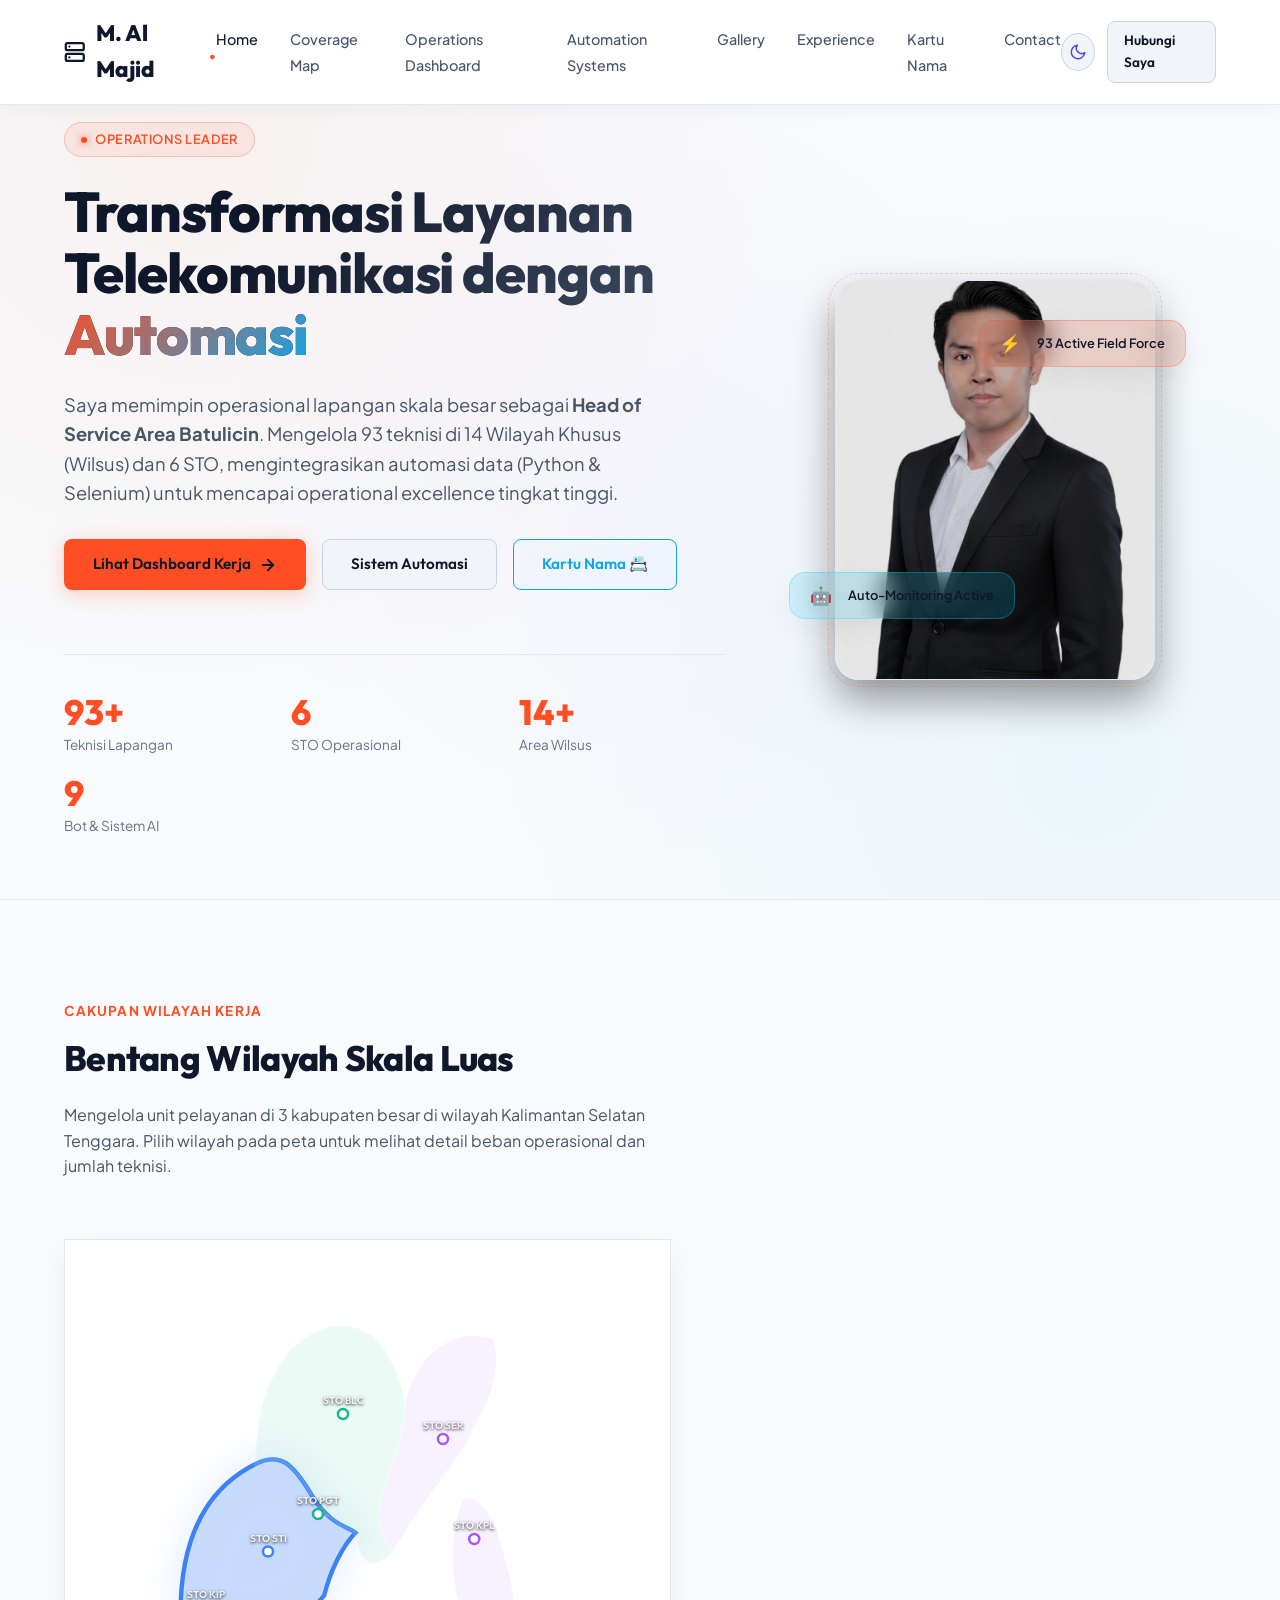
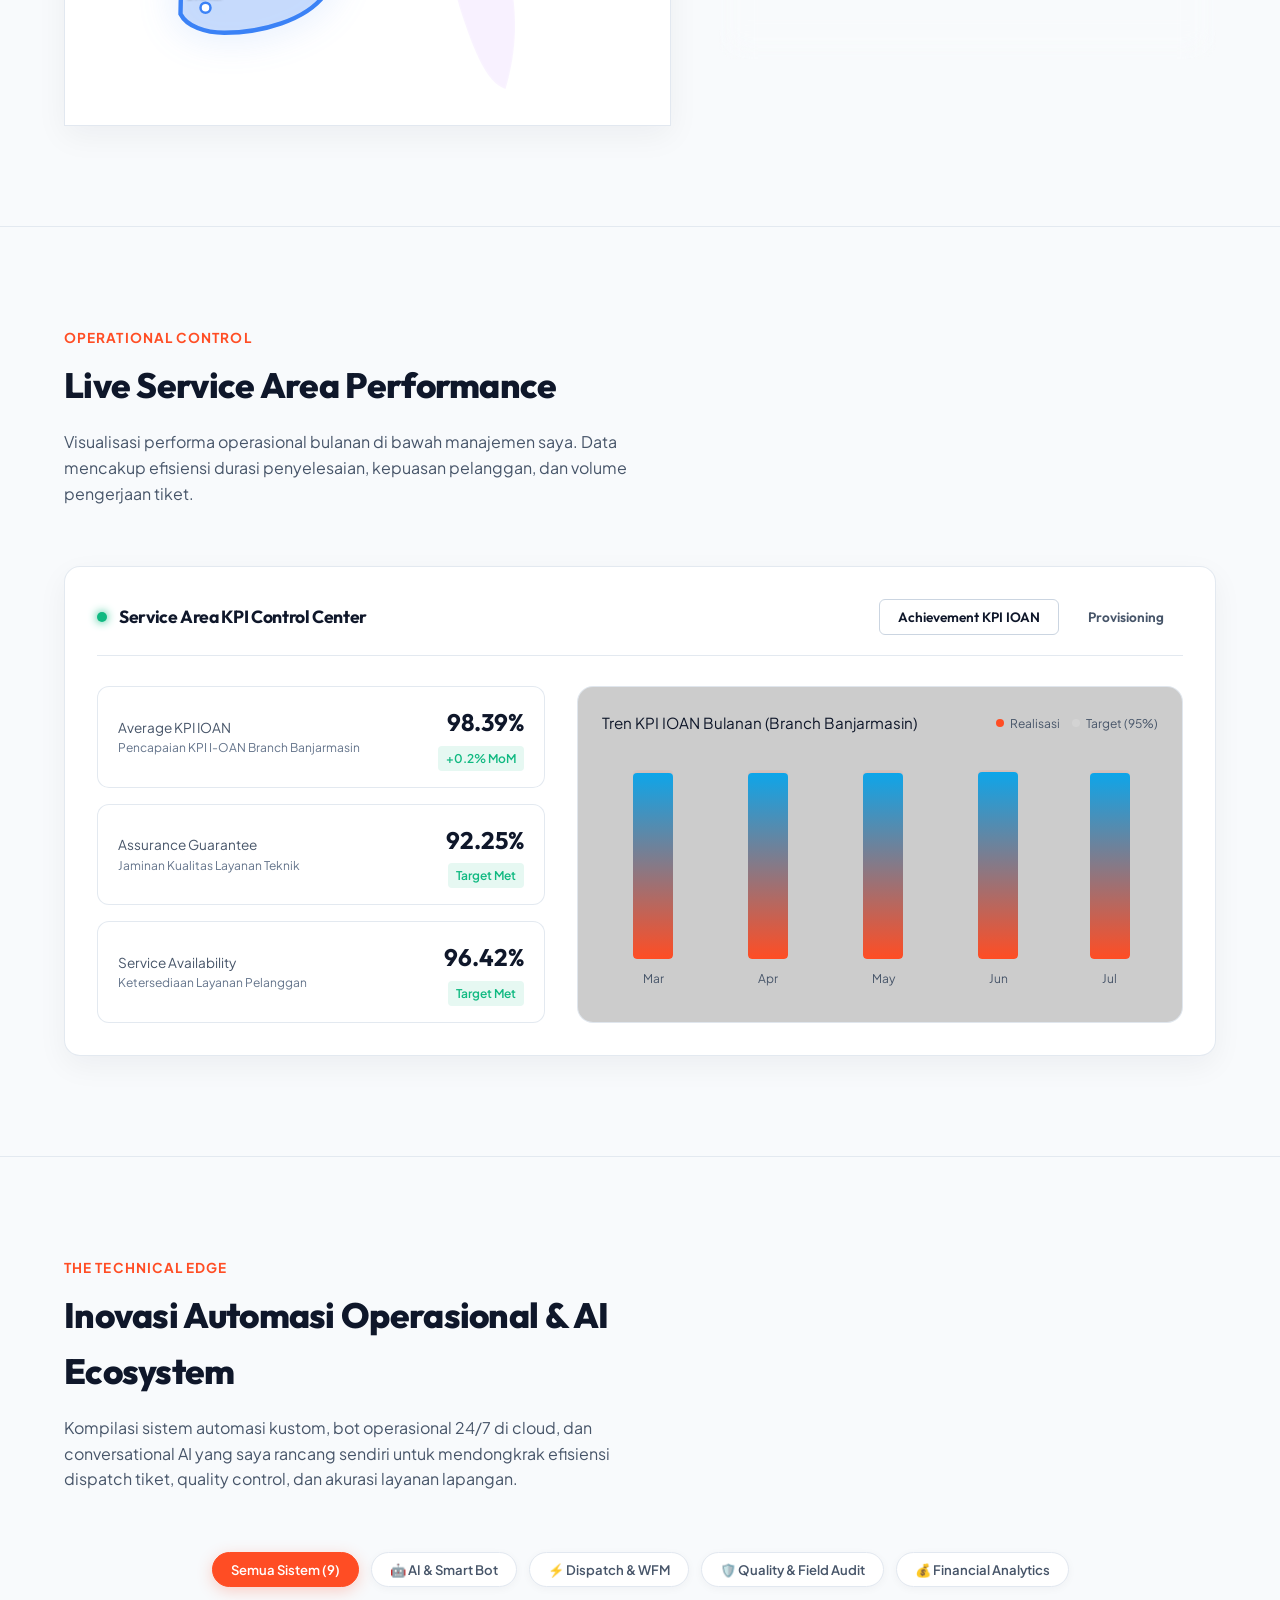
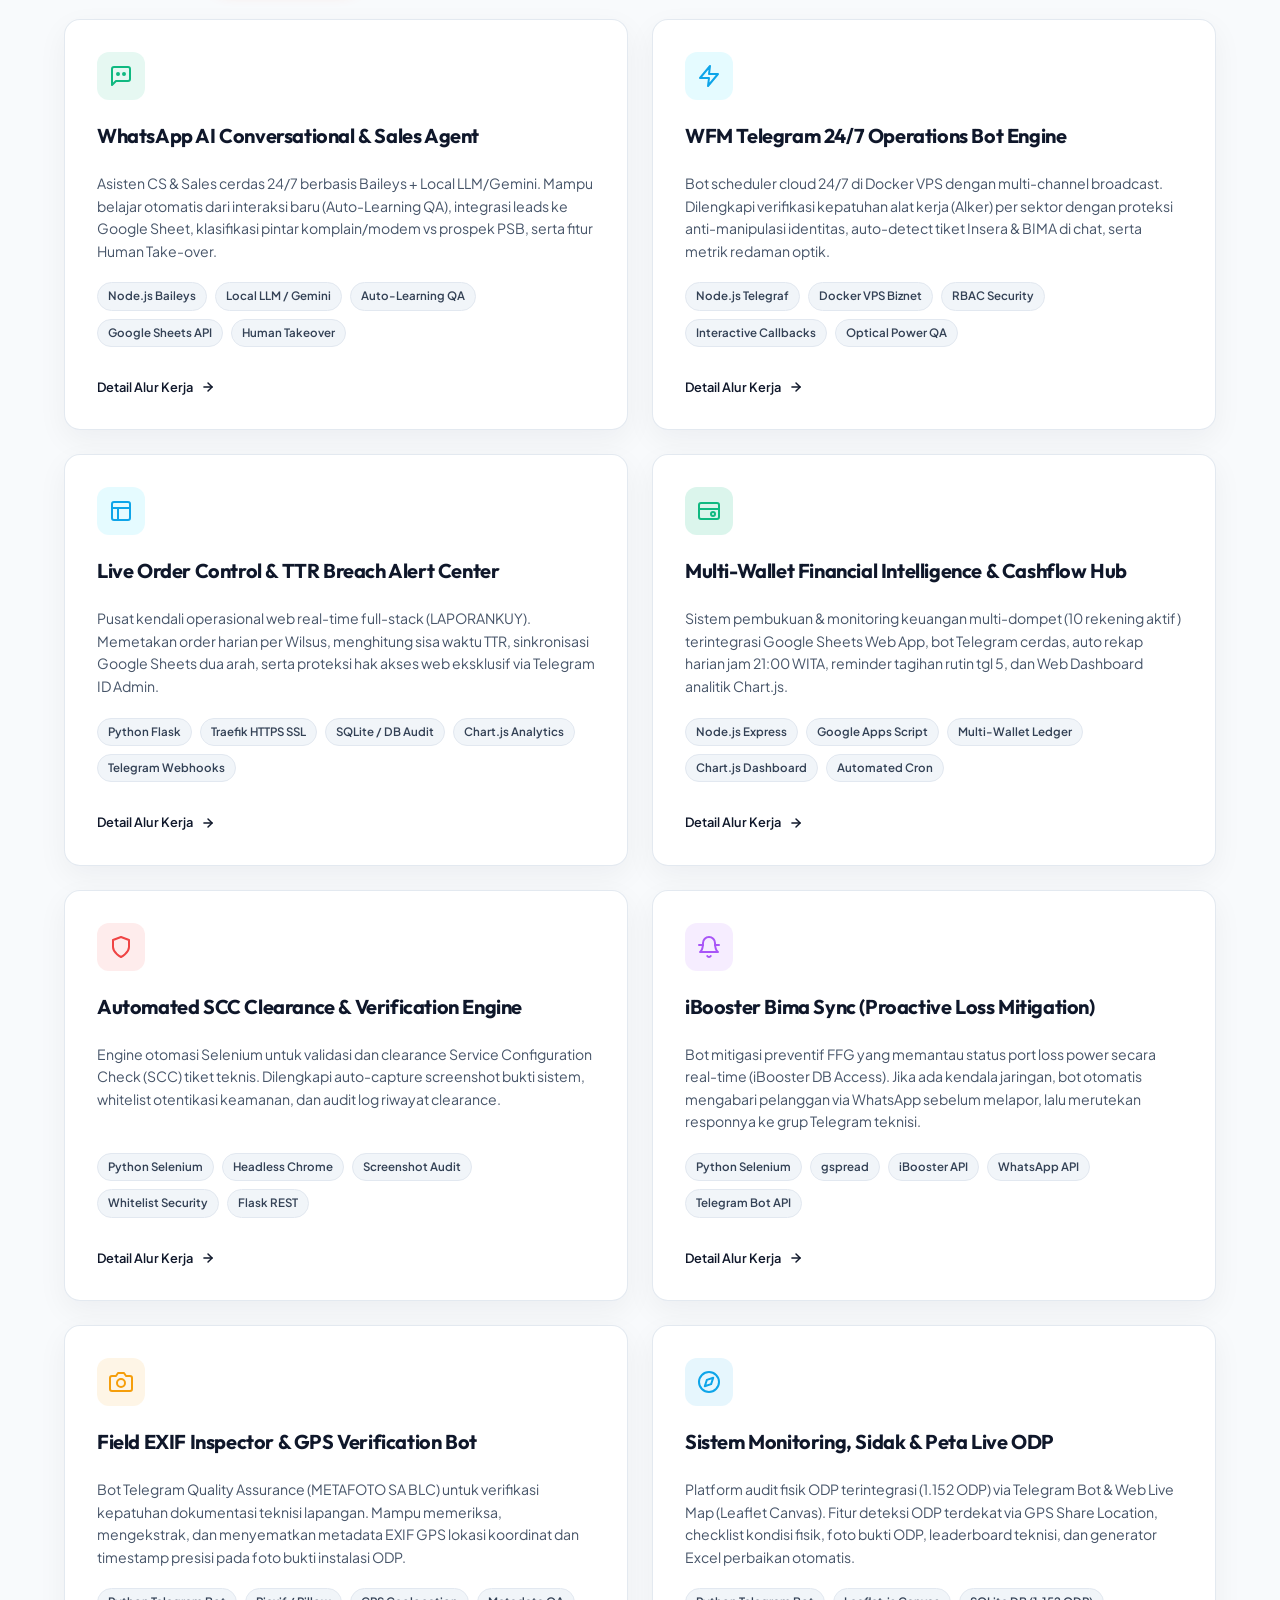
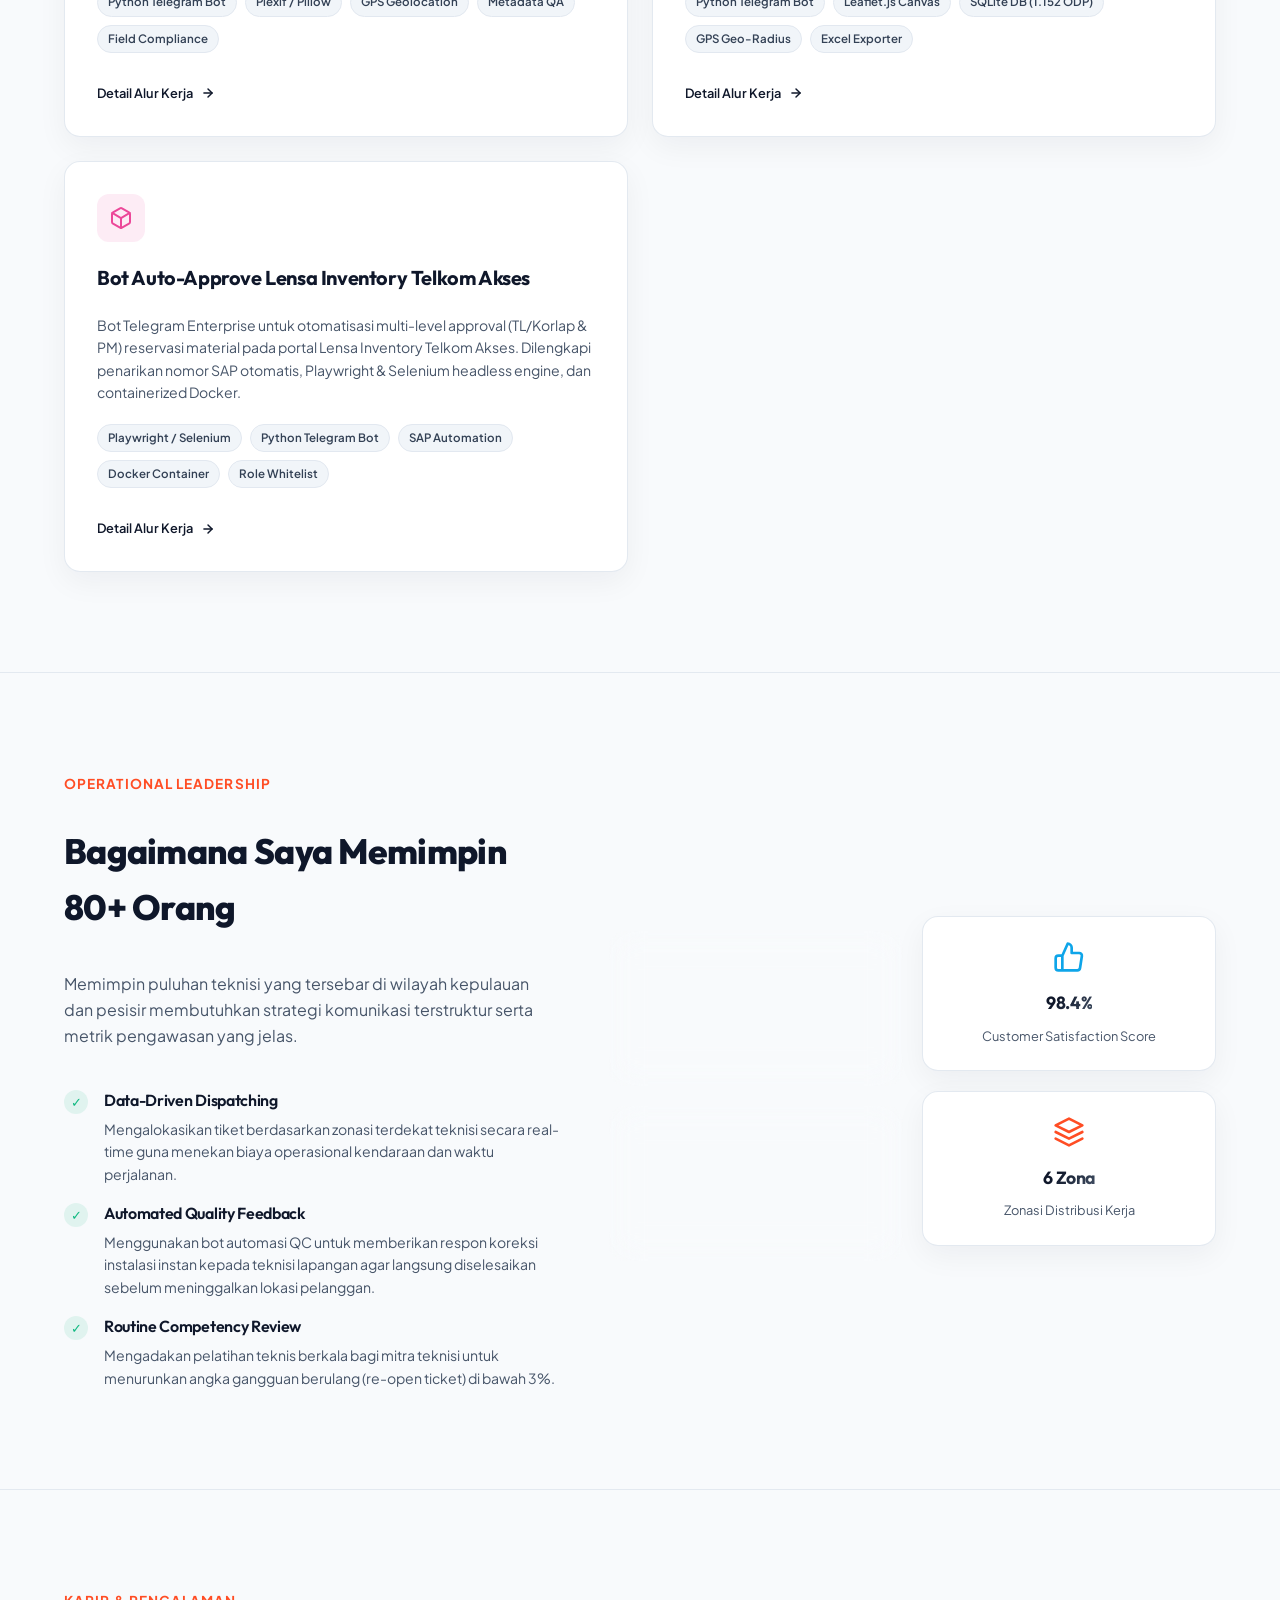
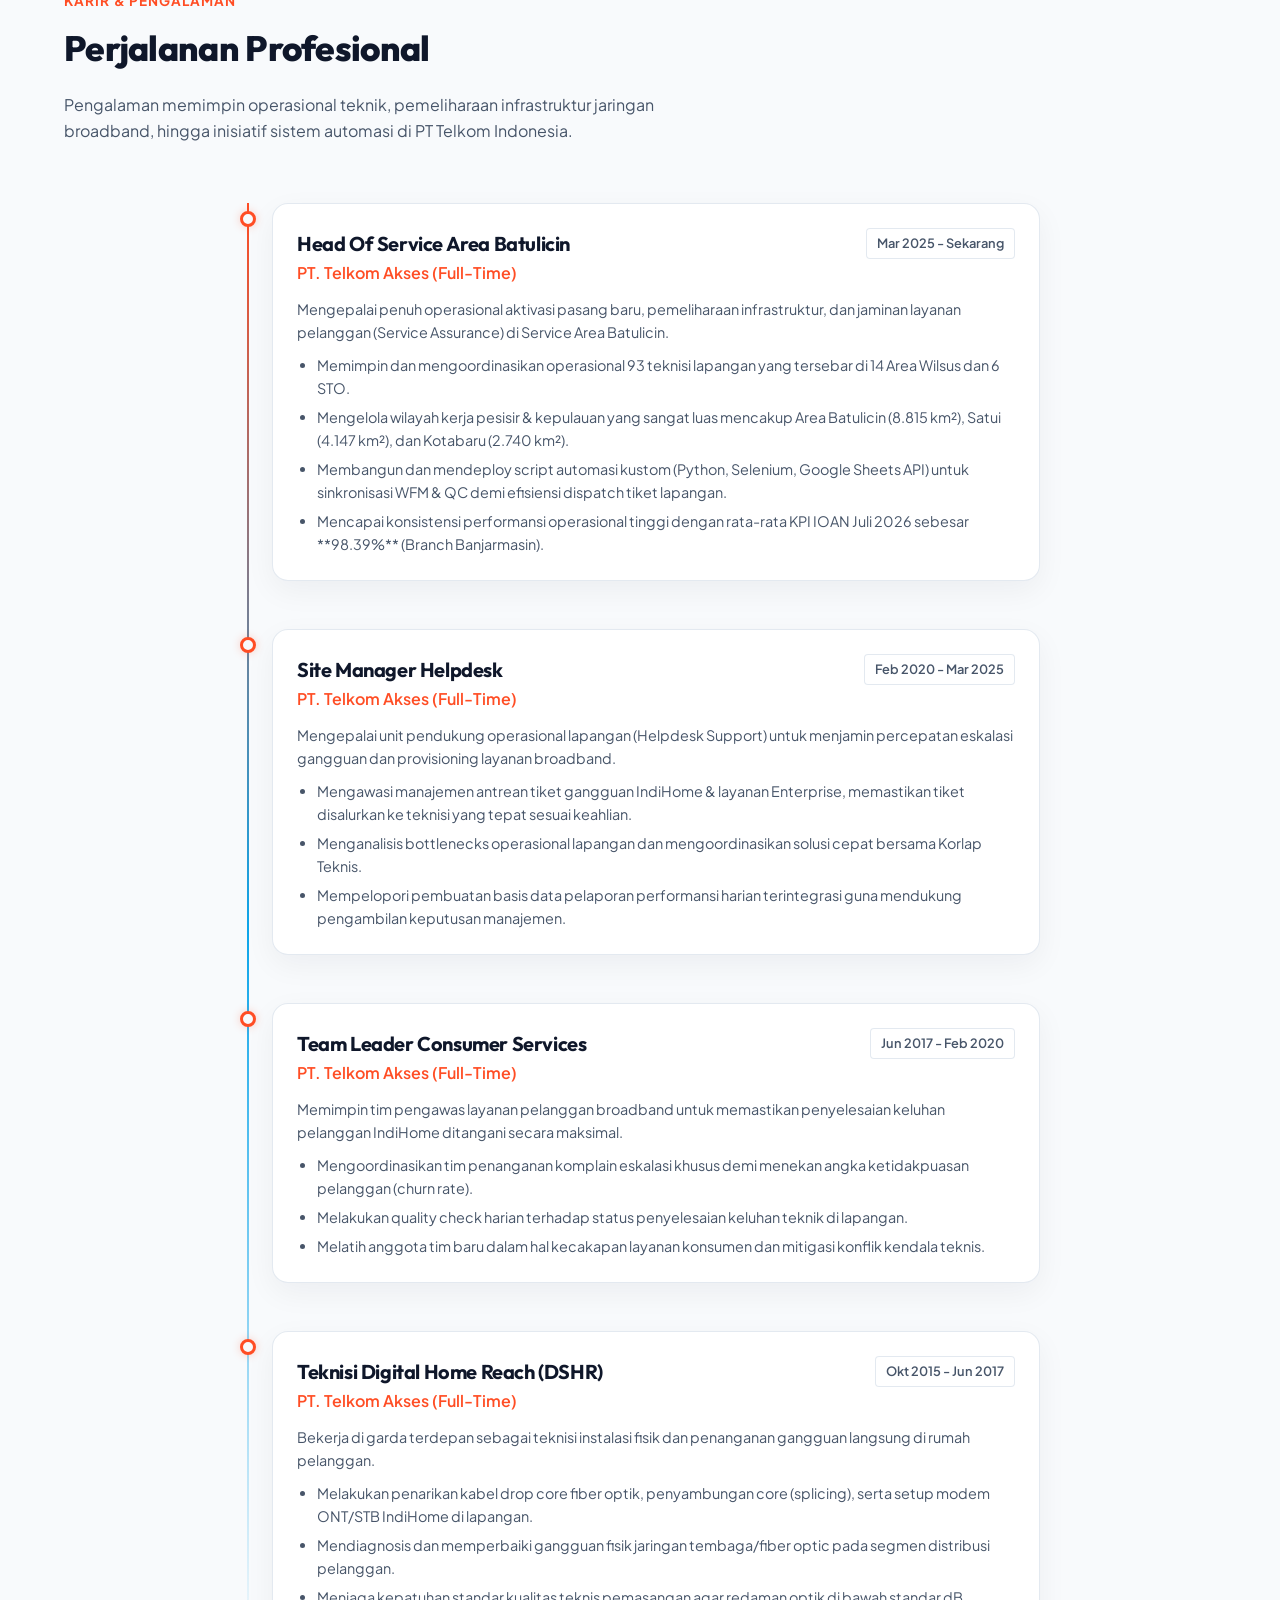
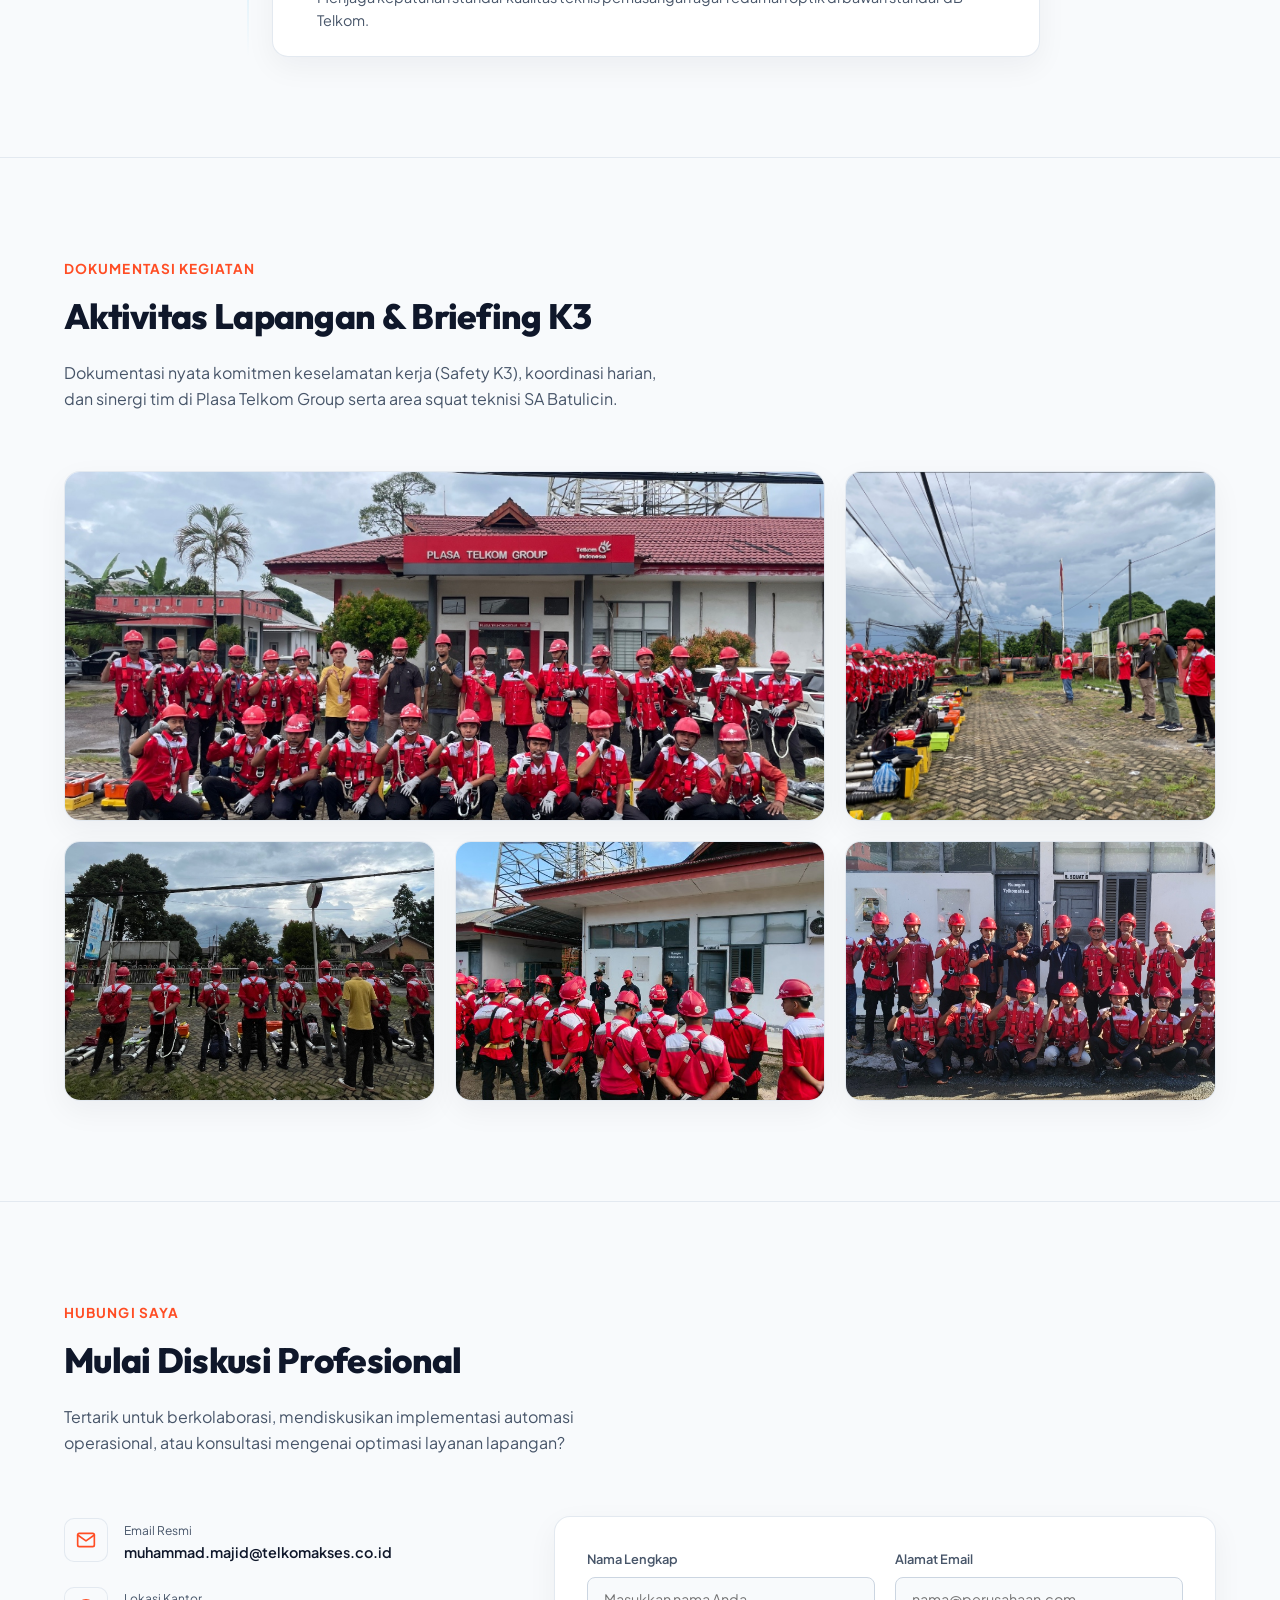
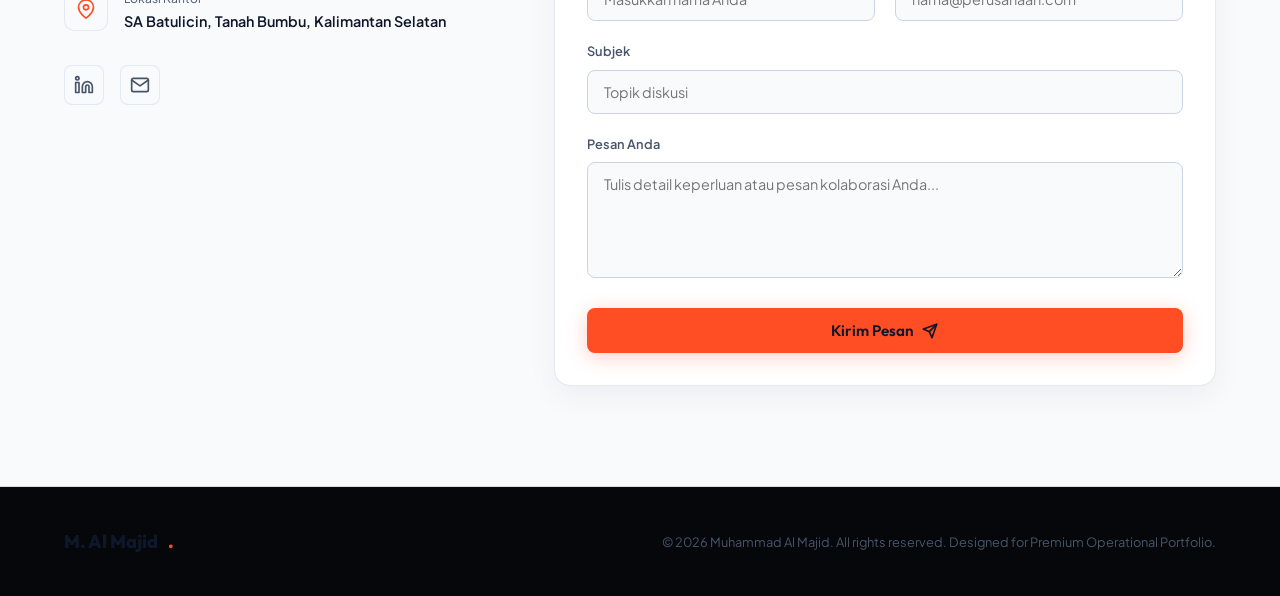
<file: index.html>
<!DOCTYPE html>
<html lang="id">
<head>
    <meta charset="UTF-8">
    <meta name="viewport" content="width=device-width, initial-scale=1.0">
    
    <!-- SEO Optimization -->
    <title>Muhammad Al Majid | Head of Service Area & Operations Automation Architect</title>
    <meta name="description" content="Portfolio professional Muhammad Al Majid - Head of Service Area SA Batulicin. Memimpin 80+ teknisi di 3 kabupaten dengan pendekatan modern berbasis automasi sistem (Python, Selenium, APIs).">
    <meta name="keywords" content="Muhammad Al Majid, Head of Service Area, SA Batulicin, Telkom Indonesia, WFM Automation, QC Automation, Operations Leader, Telecom Service Assurance">
    <meta name="author" content="Muhammad Al Majid">
    
    <!-- Stylesheets -->
    <link rel="stylesheet" href="styles.css?v=3.1">
</head>
<body>

    <!-- ==========================================================================
         NAVIGATION
         ========================================================================== -->
    <nav>
        <div class="container nav-container">
            <a href="#" class="logo" id="nav-logo">
                <svg width="24" height="24" viewBox="0 0 24 24" fill="none" stroke="currentColor" stroke-width="2.5" stroke-linecap="round" stroke-linejoin="round"><rect x="2" y="2" width="20" height="8" rx="2" ry="2"></rect><rect x="2" y="14" width="20" height="8" rx="2" ry="2"></rect><line x1="6" y1="6" x2="6.01" y2="6"></line><line x1="6" y1="18" x2="6.01" y2="18"></line></svg>
                M. Al Majid<span>.</span>
            </a>
            <ul class="nav-links">
                <li><a href="#home" class="active" id="link-home">Home</a></li>
                <li><a href="#coverage" id="link-coverage">Coverage Map</a></li>
                <li><a href="#dashboard" id="link-dashboard">Operations Dashboard</a></li>
                <li><a href="#automation" id="link-automation">Automation Systems</a></li>
                <li><a href="#gallery" id="link-gallery">Gallery</a></li>
                <li><a href="#experience" id="link-experience">Experience</a></li>
                <li><a href="card.html" id="link-card">Kartu Nama</a></li>
                <li><a href="#contact" id="link-contact">Contact</a></li>
            </ul>
            <div class="nav-actions">
                <button class="theme-toggle-btn" id="theme-toggle-btn" title="Ganti Mode Tampilan (Terang / Gelap)" aria-label="Ganti Tema">
                    <svg class="sun-icon" width="18" height="18" viewBox="0 0 24 24" fill="none" stroke="currentColor" stroke-width="2" stroke-linecap="round" stroke-linejoin="round"><circle cx="12" cy="12" r="5"></circle><line x1="12" y1="1" x2="12" y2="3"></line><line x1="12" y1="21" x2="12" y2="23"></line><line x1="4.22" y1="4.22" x2="5.64" y2="5.64"></line><line x1="18.36" y1="18.36" x2="19.78" y2="19.78"></line><line x1="1" y1="12" x2="3" y2="12"></line><line x1="21" y1="12" x2="23" y2="12"></line><line x1="4.22" y1="19.78" x2="5.64" y2="18.36"></line><line x1="18.36" y1="5.64" x2="19.78" y2="4.22"></line></svg>
                    <svg class="moon-icon" width="18" height="18" viewBox="0 0 24 24" fill="none" stroke="currentColor" stroke-width="2" stroke-linecap="round" stroke-linejoin="round"><path d="M21 12.79A9 9 0 1 1 11.21 3 7 7 0 0 0 21 12.79z"></path></svg>
                </button>
                <a href="#contact" class="btn btn-secondary" style="padding: 8px 16px; font-size: 0.85rem;" id="nav-cta">Hubungi Saya</a>
            </div>
        </div>
    </nav>

    <!-- ==========================================================================
         HERO SECTION
         ========================================================================== -->
    <section id="home" class="hero">
        <div class="container hero-grid">
            <div class="hero-content">
                <div class="hero-badge" id="hero-badge-tag">
                    <span></span> Operations Leader
                </div>
                <h1 class="hero-title text-gradient" id="hero-main-title">
                    Transformasi Layanan Telekomunikasi dengan <span class="text-gradient-primary">Automasi</span>
                </h1>
                <p class="hero-subtitle" id="hero-desc">
                    Saya memimpin operasional lapangan skala besar sebagai <strong>Head of Service Area Batulicin</strong>. Mengelola 93 teknisi di 14 Wilayah Khusus (Wilsus) dan 6 STO, mengintegrasikan automasi data (Python & Selenium) untuk mencapai operational excellence tingkat tinggi.
                </p>
                <div class="hero-actions">
                    <a href="#dashboard" class="btn btn-primary" id="hero-btn-primary">
                        Lihat Dashboard Kerja
                        <svg width="18" height="18" viewBox="0 0 24 24" fill="none" stroke="currentColor" stroke-width="2.5" stroke-linecap="round" stroke-linejoin="round"><line x1="5" y1="12" x2="19" y2="12"></line><polyline points="12 5 19 12 12 19"></polyline></svg>
                    </a>
                    <a href="#automation" class="btn btn-secondary" id="hero-btn-secondary">Sistem Automasi</a>
                    <a href="card.html" class="btn btn-secondary" id="hero-btn-card" style="border-color: var(--secondary); color: var(--secondary); background: rgba(0, 210, 255, 0.02); display: inline-flex; align-items: center; gap: 8px;">
                        Kartu Nama 📇
                    </a>
                </div>
                <div class="hero-stats">
                    <div class="stat-item" id="stat-technicians">
                        <span class="stat-number" data-target="93">0</span>
                        <span class="stat-label">Teknisi Lapangan</span>
                    </div>
                    <div class="stat-item" id="stat-regencies">
                        <span class="stat-number" data-target="6">0</span>
                        <span class="stat-label">STO Operasional</span>
                    </div>
                    <div class="stat-item" id="stat-sla">
                        <span class="stat-number" data-target="14">0</span>
                        <span class="stat-label">Area Wilsus</span>
                    </div>
                    <div class="stat-item" id="stat-automation">
                        <span class="stat-number" data-target="9">0</span>
                        <span class="stat-label">Bot & Sistem AI</span>
                    </div>
                </div>
            </div>
            
            <div class="hero-visual" id="hero-visual-graphics">
                <div class="profile-image-container">
                    <img src="img/profile.png" alt="Muhammad Al Majid Portrait" class="profile-img">
                    <div class="glass-card tech-floating-card floating-card-1" style="background: rgba(255, 77, 36, 0.15); border-color: rgba(255, 77, 36, 0.3);">
                        <span style="font-size: 1.1rem; margin-right: 6px; line-height: 1;">⚡</span>
                        <span>93 Active Field Force</span>
                    </div>
                    <div class="glass-card tech-floating-card floating-card-2" style="background: rgba(0, 210, 255, 0.15); border-color: rgba(0, 210, 255, 0.3);">
                        <span style="font-size: 1.1rem; margin-right: 6px; line-height: 1;">🤖</span>
                        <span>Auto-Monitoring Active</span>
                    </div>
                </div>
            </div>
        </div>
    </section>

    <!-- ==========================================================================
         INTERACTIVE COVERAGE MAP SECTION
         ========================================================================== -->
    <section id="coverage">
        <div class="container">
            <div class="section-header" id="coverage-header">
                <span class="section-pretitle">Cakupan Wilayah Kerja</span>
                <h2 class="section-title">Bentang Wilayah Skala Luas</h2>
                <p class="section-desc">Mengelola unit pelayanan di 3 kabupaten besar di wilayah Kalimantan Selatan Tenggara. Pilih wilayah pada peta untuk melihat detail beban operasional dan jumlah teknisi.</p>
            </div>
            
            <div class="map-grid">
                <div class="map-container" id="map-interactive-wrapper">
                    <!-- SVG Map representing Kotabaru, Batulicin, Satui with high fidelity curves and STO nodes -->
                    <svg class="map-svg" viewBox="0 0 400 350" id="map-svg-element">
                        <g>
                            <!-- Satui (Blue/Accent) -->
                            <path class="map-region region-satui active" data-region="satui" d="M 50,280 C 50,220 70,180 110,160 C 130,150 140,160 155,185 C 170,210 185,210 190,215 C 180,225 170,245 165,265 C 150,285 115,295 85,295 C 70,295 55,290 50,280 Z"></path>
                            <!-- Batulicin (Green/Primary) -->
                            <path class="map-region region-batulicin" data-region="batulicin" d="M 110,160 C 110,105 130,60 170,50 C 205,45 220,70 230,110 C 230,140 215,170 210,190 C 205,210 215,220 220,230 C 210,240 195,250 190,215 C 185,210 170,210 155,185 C 140,160 130,150 110,160 Z"></path>
                            <!-- Kotabaru Mainland (Purple/Secondary) -->
                            <path class="map-region region-kotabaru" data-region="kotabaru" d="M 230,110 C 240,70 270,50 300,60 C 310,90 290,120 280,140 C 270,160 250,180 220,230 C 215,220 205,210 210,190 C 215,170 230,140 230,110 Z"></path>
                            <!-- Kotabaru Island/Pulau Laut (Purple/Secondary) -->
                            <path class="map-region region-kotabaru" data-region="kotabaru" d="M 275,190 C 285,180 300,200 305,220 C 315,250 325,290 310,340 C 295,335 285,310 275,280 C 265,250 265,220 275,190 Z"></path>
                            
                            <!-- Custom styling map markers / connections -->
                            <line x1="160" y1="200" x2="285" y2="220" stroke="rgba(255,255,255,0.15)" stroke-dasharray="3,3"></line>
                            <line x1="120" y1="230" x2="160" y2="200" stroke="rgba(255,255,255,0.15)" stroke-dasharray="3,3"></line>

                            <!-- STO pulsing markers -->
                            <g class="sto-markers">
                                <circle cx="180" cy="120" r="4" class="sto-dot" data-sto="BLC"></circle>
                                <text x="180" y="112" class="sto-text">STO BLC</text>
                                
                                <circle cx="160" cy="200" r="4" class="sto-dot" data-sto="PGT"></circle>
                                <text x="160" y="192" class="sto-text">STO PGT</text>
                                
                                <circle cx="120" cy="230" r="4" class="sto-dot" data-sto="STI"></circle>
                                <text x="120" y="222" class="sto-text">STO STI</text>
                                
                                <circle cx="70" cy="275" r="4" class="sto-dot" data-sto="KIP"></circle>
                                <text x="70" y="267" class="sto-text">STO KIP</text>
                                
                                <circle cx="260" cy="140" r="4" class="sto-dot" data-sto="SER"></circle>
                                <text x="260" y="132" class="sto-text">STO SER</text>
                                
                                <circle cx="285" cy="220" r="4" class="sto-dot" data-sto="KPL"></circle>
                                <text x="285" y="212" class="sto-text">STO KPL</text>
                            </g>
                        </g>
                    </svg>
                </div>
                
                <div class="map-details" id="map-details-area">
                    <!-- Dinamic card updated by JS -->
                    <div class="glass-card map-details-card" id="region-card">
                        <h3 id="region-title"><span style="background-color: #3b82f6;"></span> Area Satui</h3>
                        <div class="map-stats-grid">
                            <div class="map-stat-box">
                                <span class="map-stat-val" id="val-technicians">30 Orang</span>
                                <span class="map-stat-lbl">Teknisi Aktif</span>
                            </div>
                            <div class="map-stat-box">
                                <span class="map-stat-val" id="val-workzones">2 STO</span>
                                <span class="map-stat-lbl">Workzone (STI, KIP)</span>
                            </div>
                            <div class="map-stat-box">
                                <span class="map-stat-val" id="val-volume">110 Order/Day</span>
                                <span class="map-stat-lbl">Volume Tiket Harian</span>
                            </div>
                            <div class="map-stat-box">
                                <span class="map-stat-val" id="val-sla">98.6%</span>
                                <span class="map-stat-lbl">KPI IOAN Achievement</span>
                            </div>
                        </div>
                    </div>
                </div>
            </div>
        </div>
    </section>

    <!-- ==========================================================================
         OPERATIONS DASHBOARD SECTION
         ========================================================================== -->
    <section id="dashboard">
        <div class="container">
            <div class="section-header" id="dashboard-header">
                <span class="section-pretitle">Operational Control</span>
                <h2 class="section-title">Live Service Area Performance</h2>
                <p class="section-desc">Visualisasi performa operasional bulanan di bawah manajemen saya. Data mencakup efisiensi durasi penyelesaian, kepuasan pelanggan, dan volume pengerjaan tiket.</p>
            </div>
            
            <div class="glass-card dashboard-card" id="dashboard-panel">
                <div class="dashboard-nav">
                    <div class="dashboard-title-area">
                        <div class="dashboard-pulse"></div>
                        <h3 style="font-size: 1.1rem;">Service Area KPI Control Center</h3>
                    </div>
                    <div class="dashboard-tabs" id="dash-tabs">
                        <button class="tab-btn active" data-tab="sla" id="btn-tab-sla">Achievement KPI IOAN</button>
                        <button class="tab-btn" data-tab="mttr" id="btn-tab-mttr">Provisioning</button>
                    </div>
                </div>
                
                <div class="dashboard-body">
                    <div class="dashboard-metrics" id="dash-metrics-container">
                        <!-- Content dynamically loaded by JS -->
                        <div class="metric-row">
                            <div class="metric-info">
                                <span class="metric-name">Average KPI IOAN</span>
                                <span class="metric-desc">Pencapaian KPI I-OAN Branch Banjarmasin</span>
                            </div>
                            <div style="display:flex; flex-direction:column; align-items:flex-end;">
                                <span class="metric-value" id="val-metric-main">98.39%</span>
                                <span class="metric-trend trend-up" id="val-metric-sub">+0.2% MoM</span>
                            </div>
                        </div>
                        <div class="metric-row">
                            <div class="metric-info">
                                <span class="metric-name">Assurance Guarantee</span>
                                <span class="metric-desc">Jaminan Kualitas Layanan Teknik</span>
                            </div>
                            <div style="display:flex; flex-direction:column; align-items:flex-end;">
                                <span class="metric-value" id="val-metric-sec1">92.25%</span>
                                <span class="metric-trend trend-up">Target Met</span>
                            </div>
                        </div>
                        <div class="metric-row">
                            <div class="metric-info">
                                <span class="metric-name">Service Availability</span>
                                <span class="metric-desc">Ketersediaan Layanan Pelanggan</span>
                            </div>
                            <div style="display:flex; flex-direction:column; align-items:flex-end;">
                                <span class="metric-value" id="val-metric-sec2">96.42%</span>
                                <span class="metric-trend trend-up">Target Met</span>
                            </div>
                        </div>
                    </div>
                    
                    <div class="visualization-panel">
                        <div class="chart-header">
                            <span class="chart-title" id="chart-panel-title">Tren KPI IOAN Bulanan (Branch Banjarmasin)</span>
                            <div class="chart-legend">
                                <div class="legend-item"><span class="legend-color" style="background: var(--primary);"></span> Realisasi</div>
                                <div class="legend-item"><span class="legend-color" style="background: rgba(255,255,255,0.15);"></span> Target (95%)</div>
                            </div>
                        </div>
                        
                        <div class="chart-content" id="chart-container">
                            <!-- Custom CSS-based Bars loaded by JS -->
                            <div class="chart-bar-wrapper">
                                <div class="chart-value-hover">98.1%</div>
                                <div class="chart-bar-container">
                                    <div class="chart-bar" style="height: 98.1%;"></div>
                                </div>
                                <span class="chart-label">Mar</span>
                            </div>
                            <div class="chart-bar-wrapper">
                                <div class="chart-value-hover">98.4%</div>
                                <div class="chart-bar-container">
                                    <div class="chart-bar" style="height: 98.4%;"></div>
                                </div>
                                <span class="chart-label">Apr</span>
                            </div>
                            <div class="chart-bar-wrapper">
                                <div class="chart-value-hover">98.2%</div>
                                <div class="chart-bar-container">
                                    <div class="chart-bar" style="height: 98.2%;"></div>
                                </div>
                                <span class="chart-label">May</span>
                            </div>
                            <div class="chart-bar-wrapper">
                                <div class="chart-value-hover">98.5%</div>
                                <div class="chart-bar-container">
                                    <div class="chart-bar" style="height: 98.5%;"></div>
                                </div>
                                <span class="chart-label">Jun</span>
                            </div>
                            <div class="chart-bar-wrapper">
                                <div class="chart-value-hover">98.39%</div>
                                <div class="chart-bar-container">
                                    <div class="chart-bar" style="height: 98.39%;"></div>
                                </div>
                                <span class="chart-label">Jul</span>
                            </div>
                        </div>
                    </div>
            </div>
        </div>
    </section>

    <!-- ==========================================================================
         AUTOMATION SYSTEMS SHOWCASE SECTION
         ========================================================================== -->
    <section id="automation">
        <div class="container">
            <div class="section-header" id="automation-header">
                <span class="section-pretitle">The Technical Edge</span>
                <h2 class="section-title">Inovasi Automasi Operasional & AI Ecosystem</h2>
                <p class="section-desc">Kompilasi sistem automasi kustom, bot operasional 24/7 di cloud, dan conversational AI yang saya rancang sendiri untuk mendongkrak efisiensi dispatch tiket, quality control, dan akurasi layanan lapangan.</p>
            </div>

            <!-- Category Filter Buttons -->
            <div class="auto-filter-container" id="auto-filter-bar">
                <button class="auto-filter-btn active" data-filter="all">Semua Sistem (9)</button>
                <button class="auto-filter-btn" data-filter="ai">🤖 AI & Smart Bot</button>
                <button class="auto-filter-btn" data-filter="wfm">⚡ Dispatch & WFM</button>
                <button class="auto-filter-btn" data-filter="qa">🛡️ Quality & Field Audit</button>
                <button class="auto-filter-btn" data-filter="fin">💰 Financial Analytics</button>
            </div>
            
            <div class="automation-grid" id="automation-cards-wrapper">
                <!-- 1. WhatsApp AI Support & Auto-Learning Bot -->
                <div class="glass-card auto-card" id="card-wa-bot" data-category="ai" data-workflow-id="wa-ai">
                    <div class="auto-icon-wrapper" style="background: rgba(16, 185, 129, 0.1); border-color: rgba(16, 185, 129, 0.2); color: #10b981;">
                        <svg width="24" height="24" viewBox="0 0 24 24" fill="none" stroke="currentColor" stroke-width="2" stroke-linecap="round" stroke-linejoin="round"><path d="M21 15a2 2 0 0 1-2 2H7l-4 4V5a2 2 0 0 1 2-2h14a2 2 0 0 1 2 2z"></path><circle cx="9" cy="10" r="1"></circle><circle cx="15" cy="10" r="1"></circle></svg>
                    </div>
                    <h3 class="auto-title">WhatsApp AI Conversational & Sales Agent</h3>
                    <p class="auto-desc">Asisten CS & Sales cerdas 24/7 berbasis Baileys + Local LLM/Gemini. Mampu belajar otomatis dari interaksi baru (Auto-Learning QA), integrasi leads ke Google Sheet, klasifikasi pintar komplain/modem vs prospek PSB, serta fitur Human Take-over.</p>
                    <div class="auto-tech-tags">
                        <span class="tech-tag">Node.js Baileys</span>
                        <span class="tech-tag">Local LLM / Gemini</span>
                        <span class="tech-tag">Auto-Learning QA</span>
                        <span class="tech-tag">Google Sheets API</span>
                        <span class="tech-tag">Human Takeover</span>
                    </div>
                    <span class="auto-btn">
                        Detail Alur Kerja
                        <svg width="14" height="14" viewBox="0 0 24 24" fill="none" stroke="currentColor" stroke-width="2.5" stroke-linecap="round" stroke-linejoin="round"><line x1="5" y1="12" x2="19" y2="12"></line><polyline points="12 5 19 12 12 19"></polyline></svg>
                    </span>
                </div>

                <!-- 2. WFM Telegram 24/7 Operations Bot Engine -->
                <div class="glass-card auto-card" id="card-wfm-bot" data-category="wfm" data-workflow-id="wfm-bot">
                    <div class="auto-icon-wrapper">
                        <svg width="24" height="24" viewBox="0 0 24 24" fill="none" stroke="currentColor" stroke-width="2" stroke-linecap="round" stroke-linejoin="round"><polygon points="13 2 3 14 12 14 11 22 21 10 12 10 13 2"></polygon></svg>
                    </div>
                    <h3 class="auto-title">WFM Telegram 24/7 Operations Bot Engine</h3>
                    <p class="auto-desc">Bot scheduler cloud 24/7 di Docker VPS dengan multi-channel broadcast. Dilengkapi verifikasi kepatuhan alat kerja (Alker) per sektor dengan proteksi anti-manipulasi identitas, auto-detect tiket Insera & BIMA di chat, serta metrik redaman optik.</p>
                    <div class="auto-tech-tags">
                        <span class="tech-tag">Node.js Telegraf</span>
                        <span class="tech-tag">Docker VPS Biznet</span>
                        <span class="tech-tag">RBAC Security</span>
                        <span class="tech-tag">Interactive Callbacks</span>
                        <span class="tech-tag">Optical Power QA</span>
                    </div>
                    <span class="auto-btn">
                        Detail Alur Kerja
                        <svg width="14" height="14" viewBox="0 0 24 24" fill="none" stroke="currentColor" stroke-width="2.5" stroke-linecap="round" stroke-linejoin="round"><line x1="5" y1="12" x2="19" y2="12"></line><polyline points="12 5 19 12 12 19"></polyline></svg>
                    </span>
                </div>
                
                <!-- 3. Real-Time Order & TTR Breach Alert Dashboard -->
                <div class="glass-card auto-card" id="card-order-dashboard" data-category="wfm" data-workflow-id="order-dash">
                    <div class="auto-icon-wrapper" style="background: rgba(0, 210, 255, 0.1); color: var(--secondary);">
                        <svg width="24" height="24" viewBox="0 0 24 24" fill="none" stroke="currentColor" stroke-width="2" stroke-linecap="round" stroke-linejoin="round"><rect x="3" y="3" width="18" height="18" rx="2" ry="2"></rect><line x1="3" y1="9" x2="21" y2="9"></line><line x1="9" y1="21" x2="9" y2="9"></line></svg>
                    </div>
                    <h3 class="auto-title">Live Order Control & TTR Breach Alert Center</h3>
                    <p class="auto-desc">Pusat kendali operasional web real-time full-stack (LAPORANKUY). Memetakan order harian per Wilsus, menghitung sisa waktu TTR, sinkronisasi Google Sheets dua arah, serta proteksi hak akses web eksklusif via Telegram ID Admin.</p>
                    <div class="auto-tech-tags">
                        <span class="tech-tag">Python Flask</span>
                        <span class="tech-tag">Traefik HTTPS SSL</span>
                        <span class="tech-tag">SQLite / DB Audit</span>
                        <span class="tech-tag">Chart.js Analytics</span>
                        <span class="tech-tag">Telegram Webhooks</span>
                    </div>
                    <span class="auto-btn">
                        Detail Alur Kerja
                        <svg width="14" height="14" viewBox="0 0 24 24" fill="none" stroke="currentColor" stroke-width="2.5" stroke-linecap="round" stroke-linejoin="round"><line x1="5" y1="12" x2="19" y2="12"></line><polyline points="12 5 19 12 12 19"></polyline></svg>
                    </span>
                </div>

                <!-- 4. Multi-Wallet Financial Intelligence System -->
                <div class="glass-card auto-card" id="card-finance-bot" data-category="fin" data-workflow-id="finance-bot">
                    <div class="auto-icon-wrapper" style="background: rgba(16, 185, 129, 0.15); color: #10b981; border-color: rgba(16, 185, 129, 0.3);">
                        <svg width="24" height="24" viewBox="0 0 24 24" fill="none" stroke="currentColor" stroke-width="2" stroke-linecap="round" stroke-linejoin="round"><rect x="2" y="4" width="20" height="16" rx="2"></rect><line x1="2" y1="10" x2="22" y2="10"></line><circle cx="16" cy="15" r="2"></circle></svg>
                    </div>
                    <h3 class="auto-title">Multi-Wallet Financial Intelligence & Cashflow Hub</h3>
                    <p class="auto-desc">Sistem pembukuan & monitoring keuangan multi-dompet (10 rekening aktif) terintegrasi Google Sheets Web App, bot Telegram cerdas, auto rekap harian jam 21:00 WITA, reminder tagihan rutin tgl 5, dan Web Dashboard analitik Chart.js.</p>
                    <div class="auto-tech-tags">
                        <span class="tech-tag">Node.js Express</span>
                        <span class="tech-tag">Google Apps Script</span>
                        <span class="tech-tag">Multi-Wallet Ledger</span>
                        <span class="tech-tag">Chart.js Dashboard</span>
                        <span class="tech-tag">Automated Cron</span>
                    </div>
                    <span class="auto-btn">
                        Detail Alur Kerja
                        <svg width="14" height="14" viewBox="0 0 24 24" fill="none" stroke="currentColor" stroke-width="2.5" stroke-linecap="round" stroke-linejoin="round"><line x1="5" y1="12" x2="19" y2="12"></line><polyline points="12 5 19 12 12 19"></polyline></svg>
                    </span>
                </div>

                <!-- 5. Automated SCC Diagnostic & Clearance Bot -->
                <div class="glass-card auto-card" id="card-scc-bypass" data-category="qa" data-workflow-id="scc-bot">
                    <div class="auto-icon-wrapper" style="background: rgba(239, 68, 68, 0.1); color: #ef4444;">
                        <svg width="24" height="24" viewBox="0 0 24 24" fill="none" stroke="currentColor" stroke-width="2" stroke-linecap="round" stroke-linejoin="round"><path d="M12 22s8-4 8-10V5l-8-3-8 3v7c0 6 8 10 8 10z"></path></svg>
                    </div>
                    <h3 class="auto-title">Automated SCC Clearance & Verification Engine</h3>
                    <p class="auto-desc">Engine otomasi Selenium untuk validasi dan clearance Service Configuration Check (SCC) tiket teknis. Dilengkapi auto-capture screenshot bukti sistem, whitelist otentikasi keamanan, dan audit log riwayat clearance.</p>
                    <div class="auto-tech-tags">
                        <span class="tech-tag">Python Selenium</span>
                        <span class="tech-tag">Headless Chrome</span>
                        <span class="tech-tag">Screenshot Audit</span>
                        <span class="tech-tag">Whitelist Security</span>
                        <span class="tech-tag">Flask REST</span>
                    </div>
                    <span class="auto-btn">
                        Detail Alur Kerja
                        <svg width="14" height="14" viewBox="0 0 24 24" fill="none" stroke="currentColor" stroke-width="2.5" stroke-linecap="round" stroke-linejoin="round"><line x1="5" y1="12" x2="19" y2="12"></line><polyline points="12 5 19 12 12 19"></polyline></svg>
                    </span>
                </div>

                <!-- 6. IBooster Bima Sync (Proactive FFG) -->
                <div class="glass-card auto-card" id="card-ibooster-bot" data-category="qa" data-workflow-id="ibooster-bima">
                    <div class="auto-icon-wrapper" style="background: rgba(168, 85, 247, 0.1); border-color: rgba(168, 85, 247, 0.2); color: var(--purple-glow);">
                        <svg width="24" height="24" viewBox="0 0 24 24" fill="none" stroke="currentColor" stroke-width="2" stroke-linecap="round" stroke-linejoin="round" style="color: #a855f7;"><path d="M18 8A6 6 0 0 0 6 8c0 7-3 9-3 9h18s-3-2-3-9"></path><path d="M13.73 21a2 2 0 0 1-3.46 0"></path><path d="M2 10h4"></path><path d="M22 10h-4"></path></svg>
                    </div>
                    <h3 class="auto-title">iBooster Bima Sync (Proactive Loss Mitigation)</h3>
                    <p class="auto-desc">Bot mitigasi preventif FFG yang memantau status port loss power secara real-time (iBooster DB Access). Jika ada kendala jaringan, bot otomatis mengabari pelanggan via WhatsApp sebelum melapor, lalu merutekan responnya ke grup Telegram teknisi.</p>
                    <div class="auto-tech-tags">
                        <span class="tech-tag">Python Selenium</span>
                        <span class="tech-tag">gspread</span>
                        <span class="tech-tag">iBooster API</span>
                        <span class="tech-tag">WhatsApp API</span>
                        <span class="tech-tag">Telegram Bot API</span>
                    </div>
                    <span class="auto-btn">
                        Detail Alur Kerja
                        <svg width="14" height="14" viewBox="0 0 24 24" fill="none" stroke="currentColor" stroke-width="2.5" stroke-linecap="round" stroke-linejoin="round"><line x1="5" y1="12" x2="19" y2="12"></line><polyline points="12 5 19 12 12 19"></polyline></svg>
                    </span>
                </div>

                <!-- 7. Field EXIF Inspector & GPS Verification Bot -->
                <div class="glass-card auto-card" id="card-exif-bot" data-category="qa" data-workflow-id="exif-bot">
                    <div class="auto-icon-wrapper" style="background: rgba(245, 158, 11, 0.1); color: #f59e0b;">
                        <svg width="24" height="24" viewBox="0 0 24 24" fill="none" stroke="currentColor" stroke-width="2" stroke-linecap="round" stroke-linejoin="round"><path d="M23 19a2 2 0 0 1-2 2H3a2 2 0 0 1-2-2V8a2 2 0 0 1 2-2h4l2-3h6l2 3h4a2 2 0 0 1 2 2z"></path><circle cx="12" cy="13" r="4"></circle></svg>
                    </div>
                    <h3 class="auto-title">Field EXIF Inspector & GPS Verification Bot</h3>
                    <p class="auto-desc">Bot Telegram Quality Assurance (METAFOTO SA BLC) untuk verifikasi kepatuhan dokumentasi teknisi lapangan. Mampu memeriksa, mengekstrak, dan menyematkan metadata EXIF GPS lokasi koordinat dan timestamp presisi pada foto bukti instalasi ODP.</p>
                    <div class="auto-tech-tags">
                        <span class="tech-tag">Python Telegram Bot</span>
                        <span class="tech-tag">Piexif / Pillow</span>
                        <span class="tech-tag">GPS Geolocation</span>
                        <span class="tech-tag">Metadata QA</span>
                        <span class="tech-tag">Field Compliance</span>
                    </div>
                    <span class="auto-btn">
                        Detail Alur Kerja
                        <svg width="14" height="14" viewBox="0 0 24 24" fill="none" stroke="currentColor" stroke-width="2.5" stroke-linecap="round" stroke-linejoin="round"><line x1="5" y1="12" x2="19" y2="12"></line><polyline points="12 5 19 12 12 19"></polyline></svg>
                    </span>
                </div>

                <!-- 8. Sistem Monitoring, Sidak & Peta Live ODP -->
                <div class="glass-card auto-card" id="card-sidak-odp" data-category="qa" data-workflow-id="sidak-odp">
                    <div class="auto-icon-wrapper" style="background: rgba(14, 165, 233, 0.1); color: #0ea5e9; border-color: rgba(14, 165, 233, 0.3);">
                        <svg width="24" height="24" viewBox="0 0 24 24" fill="none" stroke="currentColor" stroke-width="2" stroke-linecap="round" stroke-linejoin="round"><circle cx="12" cy="12" r="10"></circle><polygon points="16.24 7.76 14.12 14.12 7.76 16.24 9.88 9.88 16.24 7.76"></polygon></svg>
                    </div>
                    <h3 class="auto-title">Sistem Monitoring, Sidak & Peta Live ODP</h3>
                    <p class="auto-desc">Platform audit fisik ODP terintegrasi (1.152 ODP) via Telegram Bot & Web Live Map (Leaflet Canvas). Fitur deteksi ODP terdekat via GPS Share Location, checklist kondisi fisik, foto bukti ODP, leaderboard teknisi, dan generator Excel perbaikan otomatis.</p>
                    <div class="auto-tech-tags">
                        <span class="tech-tag">Python Telegram Bot</span>
                        <span class="tech-tag">Leaflet.js Canvas</span>
                        <span class="tech-tag">SQLite DB (1.152 ODP)</span>
                        <span class="tech-tag">GPS Geo-Radius</span>
                        <span class="tech-tag">Excel Exporter</span>
                    </div>
                    <span class="auto-btn">
                        Detail Alur Kerja
                        <svg width="14" height="14" viewBox="0 0 24 24" fill="none" stroke="currentColor" stroke-width="2.5" stroke-linecap="round" stroke-linejoin="round"><line x1="5" y1="12" x2="19" y2="12"></line><polyline points="12 5 19 12 12 19"></polyline></svg>
                    </span>
                </div>

                <!-- 9. Bot Auto-Approve Lensa Inventory Telkom Akses -->
                <div class="glass-card auto-card" id="card-lensa-bot" data-category="wfm" data-workflow-id="lensa-bot">
                    <div class="auto-icon-wrapper" style="background: rgba(236, 72, 153, 0.1); color: #ec4899; border-color: rgba(236, 72, 153, 0.3);">
                        <svg width="24" height="24" viewBox="0 0 24 24" fill="none" stroke="currentColor" stroke-width="2" stroke-linecap="round" stroke-linejoin="round"><path d="M21 16V8a2 2 0 0 0-1-1.73l-7-4a2 2 0 0 0-2 0l-7 4A2 2 0 0 0 3 8v8a2 2 0 0 0 1 1.73l7 4a2 2 0 0 0 2 0l7-4A2 2 0 0 0 21 16z"></path><polyline points="3.27 6.96 12 12.01 20.73 6.96"></polyline><line x1="12" y1="22.08" x2="12" y2="12"></line></svg>
                    </div>
                    <h3 class="auto-title">Bot Auto-Approve Lensa Inventory Telkom Akses</h3>
                    <p class="auto-desc">Bot Telegram Enterprise untuk otomatisasi multi-level approval (TL/Korlap & PM) reservasi material pada portal Lensa Inventory Telkom Akses. Dilengkapi penarikan nomor SAP otomatis, Playwright & Selenium headless engine, dan containerized Docker.</p>
                    <div class="auto-tech-tags">
                        <span class="tech-tag">Playwright / Selenium</span>
                        <span class="tech-tag">Python Telegram Bot</span>
                        <span class="tech-tag">SAP Automation</span>
                        <span class="tech-tag">Docker Container</span>
                        <span class="tech-tag">Role Whitelist</span>
                    </div>
                    <span class="auto-btn">
                        Detail Alur Kerja
                        <svg width="14" height="14" viewBox="0 0 24 24" fill="none" stroke="currentColor" stroke-width="2.5" stroke-linecap="round" stroke-linejoin="round"><line x1="5" y1="12" x2="19" y2="12"></line><polyline points="12 5 19 12 12 19"></polyline></svg>
                    </span>
                </div>
            </div>
        </div>
    </section>

    <!-- ==========================================================================
         LEADERSHIP METRICS
         ========================================================================== -->
    <section id="leadership">
        <div class="container">
            <div class="leadership-grid" id="leadership-wrapper">
                <div class="leadership-content" id="leadership-core-values">
                    <span class="section-pretitle">Operational Leadership</span>
                    <h2 class="section-title">Bagaimana Saya Memimpin 80+ Orang</h2>
                    <p class="section-desc" style="color: var(--text-secondary); margin-bottom: 20px;">Memimpin puluhan teknisi yang tersebar di wilayah kepulauan dan pesisir membutuhkan strategi komunikasi terstruktur serta metrik pengawasan yang jelas.</p>
                    
                    <ul class="value-list">
                        <li class="value-item">
                            <div class="value-icon">✓</div>
                            <div class="value-text">
                                <h4>Data-Driven Dispatching</h4>
                                <p>Mengalokasikan tiket berdasarkan zonasi terdekat teknisi secara real-time guna menekan biaya operasional kendaraan dan waktu perjalanan.</p>
                            </div>
                        </li>
                        <li class="value-item">
                            <div class="value-icon">✓</div>
                            <div class="value-text">
                                <h4>Automated Quality Feedback</h4>
                                <p>Menggunakan bot automasi QC untuk memberikan respon koreksi instalasi instan kepada teknisi lapangan agar langsung diselesaikan sebelum meninggalkan lokasi pelanggan.</p>
                            </div>
                        </li>
                        <li class="value-item">
                            <div class="value-icon">✓</div>
                            <div class="value-text">
                                <h4>Routine Competency Review</h4>
                                <p>Mengadakan pelatihan teknis berkala bagi mitra teknisi untuk menurunkan angka gangguan berulang (re-open ticket) di bawah 3%.</p>
                            </div>
                        </li>
                    </ul>
                </div>
                
                <div class="leadership-visual" id="leadership-kpis">
                    <div class="glass-card ld-card">
                        <svg width="32" height="32" viewBox="0 0 24 24" fill="none" stroke="currentColor" stroke-width="2" stroke-linecap="round" stroke-linejoin="round"><circle cx="12" cy="12" r="10"></circle><polyline points="12 6 12 12 16 14"></polyline></svg>
                        <h4 class="text-gradient">2.1 Jam</h4>
                        <p>Rata-rata MTTR Gangguan</p>
                    </div>
                    <div class="glass-card ld-card">
                        <svg width="32" height="32" viewBox="0 0 24 24" fill="none" stroke="currentColor" stroke-width="2" stroke-linecap="round" stroke-linejoin="round"><path d="M14 9V5a3 3 0 0 0-3-3l-4 9v11h11.28a2 2 0 0 0 2-1.7l1.38-9a2 2 0 0 0-2-2.3zM7 22H4a2 2 0 0 1-2-2v-7a2 2 0 0 1 2-2h3"></path></svg>
                        <h4 class="text-gradient">98.4%</h4>
                        <p>Customer Satisfaction Score</p>
                    </div>
                    <div class="glass-card ld-card">
                        <svg width="32" height="32" viewBox="0 0 24 24" fill="none" stroke="currentColor" stroke-width="2" stroke-linecap="round" stroke-linejoin="round"><path d="M22 11.08V12a10 10 0 1 1-5.93-9.14"></path><polyline points="22 4 12 14.01 9 11.01"></polyline></svg>
                        <h4 class="text-gradient">&lt; 3.0%</h4>
                        <p>Re-Open Ticket Rate</p>
                    </div>
                    <div class="glass-card ld-card">
                        <svg width="32" height="32" viewBox="0 0 24 24" fill="none" stroke="currentColor" stroke-width="2" stroke-linecap="round" stroke-linejoin="round"><polygon points="12 2 2 7 12 12 22 7 12 2"></polygon><polyline points="2 17 12 22 22 17"></polyline><polyline points="2 12 12 17 22 12"></polyline></svg>
                        <h4 class="text-gradient">6 Zona</h4>
                        <p>Zonasi Distribusi Kerja</p>
                    </div>
                </div>
            </div>
        </div>
    </section>

    <!-- ==========================================================================
         CAREER TIMELINE SECTION
         ========================================================================== -->
    <section id="experience">
        <div class="container">
            <div class="section-header" id="experience-header">
                <span class="section-pretitle">Karir & Pengalaman</span>
                <h2 class="section-title">Perjalanan Profesional</h2>
                <p class="section-desc">Pengalaman memimpin operasional teknik, pemeliharaan infrastruktur jaringan broadband, hingga inisiatif sistem automasi di PT Telkom Indonesia.</p>
            </div>
            
            <div class="timeline" id="experience-timeline">
                <!-- Timeline Item 1 -->
                <div class="timeline-item">
                    <div class="timeline-dot"></div>
                    <div class="glass-card timeline-content">
                        <div class="timeline-header">
                            <div>
                                <h3 class="timeline-role">Head Of Service Area Batulicin</h3>
                                <span class="timeline-company">PT. Telkom Akses (Full-Time)</span>
                            </div>
                            <span class="timeline-date">Mar 2025 - Sekarang</span>
                        </div>
                        <div class="timeline-desc">
                            Mengepalai penuh operasional aktivasi pasang baru, pemeliharaan infrastruktur, dan jaminan layanan pelanggan (Service Assurance) di Service Area Batulicin.
                            <ul>
                                <li>Memimpin dan mengoordinasikan operasional 93 teknisi lapangan yang tersebar di 14 Area Wilsus dan 6 STO.</li>
                                <li>Mengelola wilayah kerja pesisir & kepulauan yang sangat luas mencakup Area Batulicin (8.815 km²), Satui (4.147 km²), dan Kotabaru (2.740 km²).</li>
                                <li>Membangun dan mendeploy script automasi kustom (Python, Selenium, Google Sheets API) untuk sinkronisasi WFM & QC demi efisiensi dispatch tiket lapangan.</li>
                                <li>Mencapai konsistensi performansi operasional tinggi dengan rata-rata KPI IOAN Juli 2026 sebesar **98.39%** (Branch Banjarmasin).</li>
                            </ul>
                        </div>
                    </div>
                </div>
                
                <!-- Timeline Item 2 -->
                <div class="timeline-item">
                    <div class="timeline-dot"></div>
                    <div class="glass-card timeline-content">
                        <div class="timeline-header">
                            <div>
                                <h3 class="timeline-role">Site Manager Helpdesk</h3>
                                <span class="timeline-company">PT. Telkom Akses (Full-Time)</span>
                            </div>
                            <span class="timeline-date">Feb 2020 - Mar 2025</span>
                        </div>
                        <div class="timeline-desc">
                            Mengepalai unit pendukung operasional lapangan (Helpdesk Support) untuk menjamin percepatan eskalasi gangguan dan provisioning layanan broadband.
                            <ul>
                                <li>Mengawasi manajemen antrean tiket gangguan IndiHome & layanan Enterprise, memastikan tiket disalurkan ke teknisi yang tepat sesuai keahlian.</li>
                                <li>Menganalisis bottlenecks operasional lapangan dan mengoordinasikan solusi cepat bersama Korlap Teknis.</li>
                                <li>Mempelopori pembuatan basis data pelaporan performansi harian terintegrasi guna mendukung pengambilan keputusan manajemen.</li>
                            </ul>
                        </div>
                    </div>
                </div>

                <!-- Timeline Item 3 -->
                <div class="timeline-item">
                    <div class="timeline-dot"></div>
                    <div class="glass-card timeline-content">
                        <div class="timeline-header">
                            <div>
                                <h3 class="timeline-role">Team Leader Consumer Services</h3>
                                <span class="timeline-company">PT. Telkom Akses (Full-Time)</span>
                            </div>
                            <span class="timeline-date">Jun 2017 - Feb 2020</span>
                        </div>
                        <div class="timeline-desc">
                            Memimpin tim pengawas layanan pelanggan broadband untuk memastikan penyelesaian keluhan pelanggan IndiHome ditangani secara maksimal.
                            <ul>
                                <li>Mengoordinasikan tim penanganan komplain eskalasi khusus demi menekan angka ketidakpuasan pelanggan (churn rate).</li>
                                <li>Melakukan quality check harian terhadap status penyelesaian keluhan teknik di lapangan.</li>
                                <li>Melatih anggota tim baru dalam hal kecakapan layanan konsumen dan mitigasi konflik kendala teknis.</li>
                            </ul>
                        </div>
                    </div>
                </div>

                <!-- Timeline Item 4 -->
                <div class="timeline-item">
                    <div class="timeline-dot"></div>
                    <div class="glass-card timeline-content">
                        <div class="timeline-header">
                            <div>
                                <h3 class="timeline-role">Teknisi Digital Home Reach (DSHR)</h3>
                                <span class="timeline-company">PT. Telkom Akses (Full-Time)</span>
                            </div>
                            <span class="timeline-date">Okt 2015 - Jun 2017</span>
                        </div>
                        <div class="timeline-desc">
                            Bekerja di garda terdepan sebagai teknisi instalasi fisik dan penanganan gangguan langsung di rumah pelanggan.
                            <ul>
                                <li>Melakukan penarikan kabel drop core fiber optik, penyambungan core (splicing), serta setup modem ONT/STB IndiHome di lapangan.</li>
                                <li>Mendiagnosis dan memperbaiki gangguan fisik jaringan tembaga/fiber optic pada segmen distribusi pelanggan.</li>
                                <li>Menjaga kepatuhan standar kualitas teknis pemasangan agar redaman optik di bawah standar dB Telkom.</li>
                            </ul>
                        </div>
                    </div>
                </div>
            </div>
        </div>
    </section>

    <!-- ==========================================================================
         GALLERY SECTION
         ========================================================================== -->
    <section id="gallery">
        <div class="container">
            <div class="section-header" id="gallery-header">
                <span class="section-pretitle">Dokumentasi Kegiatan</span>
                <h2 class="section-title">Aktivitas Lapangan & Briefing K3</h2>
                <p class="section-desc">Dokumentasi nyata komitmen keselamatan kerja (Safety K3), koordinasi harian, dan sinergi tim di Plasa Telkom Group serta area squat teknisi SA Batulicin.</p>
            </div>
            
            <div class="gallery-grid" id="gallery-container">
                <div class="glass-card gallery-item item-large">
                    <img src="img/plasa_telkom.jpg" alt="Foto Bersama Plasa Telkom Group Batulicin">
                    <div class="gallery-overlay">
                        <h4>Sinergi Operasional</h4>
                        <p>Foto bersama tim manajemen dan teknisi di Plasa Telkom Group Batulicin.</p>
                    </div>
                </div>
                <div class="glass-card gallery-item">
                    <img src="img/briefing2.jpg" alt="Briefing Safety K3 & Alat Kerja">
                    <div class="gallery-overlay">
                        <h4>Safety First (K3)</h4>
                        <p>Morning briefing dan inspeksi standarisasi alat pelindung diri serta tools kerja harian.</p>
                    </div>
                </div>
                <div class="glass-card gallery-item">
                    <img src="img/field1.jpg" alt="Briefing Lingkaran Lapangan">
                    <div class="gallery-overlay">
                        <h4>Target & Koordinasi</h4>
                        <p>Briefing teknis lapangan sebelum penyebaran tim ke masing-masing Wilsus.</p>
                    </div>
                </div>
                <div class="glass-card gallery-item">
                    <img src="img/briefing1.jpg" alt="Koordinasi Area Squat B">
                    <div class="gallery-overlay">
                        <h4>STO Squat Meeting</h4>
                        <p>Rapat mingguan evaluasi kendala instalasi & perbaikan di depan Squat B Batulicin.</p>
                    </div>
                </div>
                <div class="glass-card gallery-item">
                    <img src="img/briefing3.jpg" alt="Tim Squad Telekomunikasi">
                    <div class="gallery-overlay">
                        <h4>Soliditas Tim</h4>
                        <p>Kekompakan tim pengawas dan korlap dalam menjaga kehandalan jaringan telekomunikasi.</p>
                    </div>
                </div>
            </div>
        </div>
    </section>

    <!-- ==========================================================================
         CONTACT SECTION
         ========================================================================== -->
    <section id="contact" style="border-bottom: none;">
        <div class="container">
            <div class="section-header" id="contact-header">
                <span class="section-pretitle">Hubungi Saya</span>
                <h2 class="section-title">Mulai Diskusi Profesional</h2>
                <p class="section-desc">Tertarik untuk berkolaborasi, mendiskusikan implementasi automasi operasional, atau konsultasi mengenai optimasi layanan lapangan?</p>
            </div>
            
            <div class="contact-grid">
                <div class="contact-info" id="contact-details-left">
                    <div class="contact-details">
                        <div class="contact-detail-item">
                            <div class="contact-icon-box">
                                <svg width="20" height="20" viewBox="0 0 24 24" fill="none" stroke="currentColor" stroke-width="2" stroke-linecap="round" stroke-linejoin="round"><path d="M4 4h16c1.1 0 2 .9 2 2v12c0 1.1-.9 2-2 2H4c-1.1 0-2-.9-2-2V6c0-1.1.9-2 2-2z"></path><polyline points="22,6 12,13 2,6"></polyline></svg>
                            </div>
                            <div>
                                <span class="contact-lbl">Email Resmi</span>
                                <div class="contact-val">muhammad.majid@telkomakses.co.id</div>
                            </div>
                        </div>
                        <div class="contact-detail-item">
                            <div class="contact-icon-box">
                                <svg width="20" height="20" viewBox="0 0 24 24" fill="none" stroke="currentColor" stroke-width="2" stroke-linecap="round" stroke-linejoin="round"><path d="M21 10c0 7-9 13-9 13s-9-6-9-13a9 9 0 0 1 18 0z"></path><circle cx="12" cy="10" r="3"></circle></svg>
                            </div>
                            <div>
                                <span class="contact-lbl">Lokasi Kantor</span>
                                <div class="contact-val">SA Batulicin, Tanah Bumbu, Kalimantan Selatan</div>
                            </div>
                        </div>
                    </div>
                    
                    <div class="social-links">
                        <a href="https://www.linkedin.com/in/muhammad-al-majid-040667146/" target="_blank" class="social-btn" id="linkedin-btn" aria-label="LinkedIn Profile">
                            <svg width="20" height="20" viewBox="0 0 24 24" fill="none" stroke="currentColor" stroke-width="2" stroke-linecap="round" stroke-linejoin="round"><path d="M16 8a6 6 0 0 1 6 6v7h-4v-7a2 2 0 0 0-2-2 2 2 0 0 0-2 2v7h-4v-7a6 6 0 0 1 6-6z"></path><rect x="2" y="9" width="4" height="12"></rect><circle cx="4" cy="4" r="2"></circle></svg>
                        </a>
                        <a href="mailto:muhammad.majid@telkomakses.co.id" class="social-btn" id="mail-btn" aria-label="Send Email">
                            <svg width="20" height="20" viewBox="0 0 24 24" fill="none" stroke="currentColor" stroke-width="2" stroke-linecap="round" stroke-linejoin="round"><path d="M4 4h16c1.1 0 2 .9 2 2v12c0 1.1-.9 2-2 2H4c-1.1 0-2-.9-2-2V6c0-1.1.9-2 2-2z"></path><polyline points="22,6 12,13 2,6"></polyline></svg>
                        </a>
                    </div>
                </div>
                
                <div class="glass-card contact-card" id="contact-form-card">
                    <form class="contact-form" id="portfolio-contact-form">
                        <div class="form-group">
                            <label for="contact-name">Nama Lengkap</label>
                            <input type="text" id="contact-name" name="name" placeholder="Masukkan nama Anda" required>
                        </div>
                        <div class="form-group">
                            <label for="contact-email">Alamat Email</label>
                            <input type="email" id="contact-email" name="email" placeholder="nama@perusahaan.com" required>
                        </div>
                        <div class="form-group form-group-full">
                            <label for="contact-subject">Subjek</label>
                            <input type="text" id="contact-subject" name="subject" placeholder="Topik diskusi" required>
                        </div>
                        <div class="form-group form-group-full">
                            <label for="contact-message">Pesan Anda</label>
                            <textarea id="contact-message" name="message" rows="5" placeholder="Tulis detail keperluan atau pesan kolaborasi Anda..." required></textarea>
                        </div>
                        <div class="form-feedback" id="form-msg-feedback"></div>
                        <button type="submit" class="btn btn-primary" id="btn-submit-form">
                            Kirim Pesan
                            <svg width="16" height="16" viewBox="0 0 24 24" fill="none" stroke="currentColor" stroke-width="2.5" stroke-linecap="round" stroke-linejoin="round"><line x1="22" y1="2" x2="11" y2="13"></line><polygon points="22 2 15 22 11 13 2 9 22 2"></polygon></svg>
                        </button>
                    </form>
                </div>
            </div>
        </div>
    </section>

    <!-- ==========================================================================
         WORKFLOW DETAIL MODAL
         ========================================================================== -->
    <div class="workflow-modal-backdrop" id="workflow-modal" aria-hidden="true">
        <div class="workflow-modal-box">
            <div class="workflow-modal-header">
                <div class="workflow-modal-header-info">
                    <div class="workflow-modal-icon" id="modal-icon">🤖</div>
                    <div>
                        <h4 class="workflow-modal-title" id="modal-title">System Architecture & Workflow</h4>
                        <div class="workflow-modal-subtitle" id="modal-subtitle">Operational Pipeline</div>
                    </div>
                </div>
                <button class="workflow-modal-close" id="modal-close-btn" aria-label="Close modal">
                    <svg width="18" height="18" viewBox="0 0 24 24" fill="none" stroke="currentColor" stroke-width="2.5" stroke-linecap="round" stroke-linejoin="round"><line x1="18" y1="6" x2="6" y2="18"></line><line x1="6" y1="6" x2="18" y2="18"></line></svg>
                </button>
            </div>
            <div class="workflow-modal-body">
                <div>
                    <div class="workflow-section-title">
                        <svg width="14" height="14" viewBox="0 0 24 24" fill="none" stroke="currentColor" stroke-width="2"><circle cx="12" cy="12" r="10"></circle><polyline points="12 6 12 12 14 14"></polyline></svg>
                        Tahapan Eksekusi Otomasi
                    </div>
                    <div class="workflow-steps-list" id="modal-steps-container">
                        <!-- Injected via JS -->
                    </div>
                </div>

                <div>
                    <div class="workflow-section-title">
                        <svg width="14" height="14" viewBox="0 0 24 24" fill="none" stroke="currentColor" stroke-width="2"><polyline points="22 12 18 12 15 21 9 3 6 12 2 12"></polyline></svg>
                        Impact & Hasil Operasional Lapangan
                    </div>
                    <div class="workflow-impact-box">
                        <div class="workflow-impact-icon" id="modal-impact-icon">🚀</div>
                        <div class="workflow-impact-text">
                            <h5 id="modal-impact-title">Efisiensi & Kecepatan Respon</h5>
                            <p id="modal-impact-desc">Dampak nyata terhadap SLA dan performansi harian teknisi.</p>
                        </div>
                    </div>
                </div>
            </div>
        </div>
    </div>

    <!-- ==========================================================================
         FOOTER
         ========================================================================== -->
    <footer>
        <div class="container footer-container">
            <div class="logo" style="font-size: 1.15rem;">
                M. Al Majid<span>.</span>
            </div>
            <div class="footer-copy" id="footer-text-copy">
                &copy; 2026 Muhammad Al Majid. All rights reserved. Designed for Premium Operational Portfolio.
            </div>
        </div>
    </footer>

    <!-- Scripts -->
    <script src="script.js?v=3.1"></script>
</body>
</html>
</file>
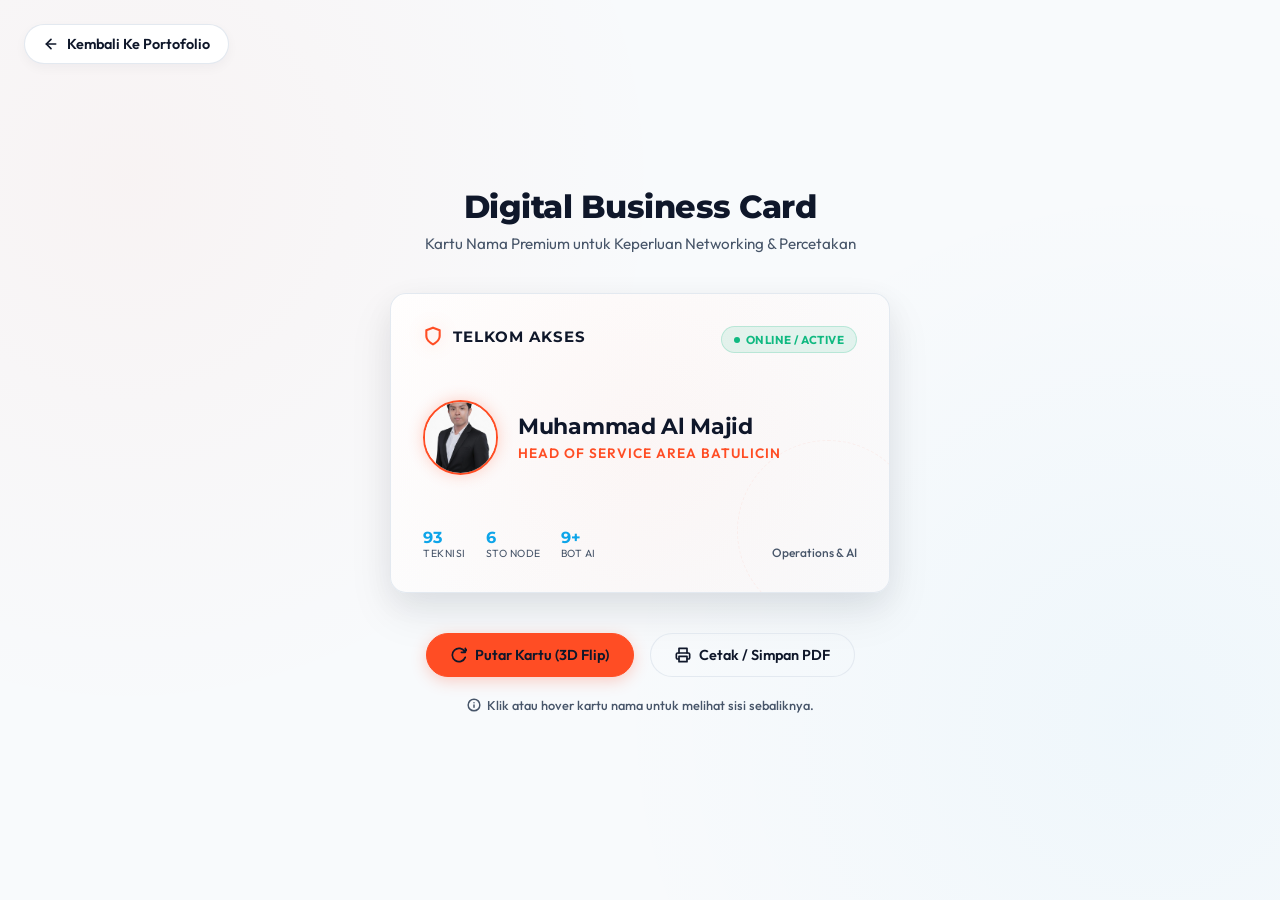
<file: card.html>
<!DOCTYPE html>
<html lang="id">
<head>
    <meta charset="UTF-8">
    <meta name="viewport" content="width=device-width, initial-scale=1.0">
    <title>Kartu Nama Digital - Muhammad Al Majid</title>
    <link href="https://fonts.googleapis.com/css2?family=Montserrat:wght@400;600;700;800&family=Outfit:wght@300;400;600;700&display=swap" rel="stylesheet">
    <style>
        :root {
            --bg-dark: #f8fafc;
            --primary: #ff4d24;
            --primary-glow: rgba(255, 77, 36, 0.25);
            --secondary: #0ea5e9;
            --secondary-glow: rgba(14, 165, 233, 0.25);
            --text-white: #0f172a;
            --text-secondary: #475569;
            --card-bg: #ffffff;
            --border-color: rgba(226, 232, 240, 0.95);
            --border-hover: rgba(255, 77, 36, 0.35);
            --font-heading: 'Montserrat', sans-serif;
            --font-body: 'Outfit', sans-serif;
            --radius: 16px;
            --transition: all 0.5s cubic-bezier(0.4, 0, 0.2, 1);
        }

        * {
            margin: 0;
            padding: 0;
            box-sizing: border-box;
        }

        body {
            background-color: var(--bg-dark);
            color: var(--text-white);
            font-family: var(--font-body);
            min-height: 100vh;
            display: flex;
            flex-direction: column;
            align-items: center;
            justify-content: center;
            overflow-x: hidden;
            padding: 20px;
            background-image: 
                radial-gradient(circle at 10% 20%, rgba(255, 77, 36, 0.04) 0%, transparent 40%),
                radial-gradient(circle at 90% 80%, rgba(14, 165, 233, 0.04) 0%, transparent 40%);
        }

        /* Nav Header */
        .header-back {
            position: absolute;
            top: 24px;
            left: 24px;
            display: flex;
            align-items: center;
            gap: 8px;
            text-decoration: none;
            color: var(--text-white);
            font-weight: 600;
            font-size: 0.9rem;
            padding: 10px 18px;
            border-radius: 50px;
            background: #ffffff;
            border: 1px solid var(--border-color);
            box-shadow: 0 4px 12px rgba(15, 23, 42, 0.04);
            transition: var(--transition);
            z-index: 10;
        }

        .header-back:hover {
            background: rgba(255, 77, 36, 0.08);
            border-color: var(--primary);
            color: var(--primary);
            box-shadow: 0 0 15px var(--primary-glow);
            transform: translateX(-4px);
        }

        .title-section {
            text-align: center;
            margin-bottom: 40px;
        }

        .title-section h1 {
            font-family: var(--font-heading);
            font-size: 2rem;
            font-weight: 800;
            margin-bottom: 8px;
            letter-spacing: -0.5px;
            color: #0f172a;
        }

        .title-section p {
            color: var(--text-secondary);
            font-size: 0.95rem;
        }

        /* 3D Card Scene */
        .card-scene {
            width: 500px;
            height: 300px;
            perspective: 1500px;
            cursor: pointer;
            margin-bottom: 40px;
        }

        .card-inner {
            width: 100%;
            height: 100%;
            position: relative;
            transform-style: preserve-3d;
            transition: transform 0.8s cubic-bezier(0.4, 0, 0.2, 1);
            box-shadow: 0 20px 45px rgba(15, 23, 42, 0.08);
            border-radius: var(--radius);
        }

        .card-inner.flipped {
            transform: rotateY(180deg);
        }

        /* Card Face Base */
        .card-face {
            position: absolute;
            width: 100%;
            height: 100%;
            backface-visibility: hidden;
            border-radius: var(--radius);
            border: 1px solid var(--border-color);
            padding: 32px;
            display: flex;
            flex-direction: column;
            justify-content: space-between;
            overflow: hidden;
            background: linear-gradient(135deg, #ffffff 0%, #f8fafc 100%);
            box-shadow: 0 10px 30px rgba(15, 23, 42, 0.05);
        }

        /* Decorative Background Elements */
        .card-face::before {
            content: '';
            position: absolute;
            top: -50%;
            left: -50%;
            width: 200%;
            height: 200%;
            background: radial-gradient(circle at 50% 50%, rgba(255, 77, 36, 0.04) 0%, transparent 60%);
            pointer-events: none;
            z-index: 1;
        }

        .card-face::after {
            content: '';
            position: absolute;
            bottom: -30px;
            right: -30px;
            width: 180px;
            height: 180px;
            border-radius: 50%;
            border: 1px dashed rgba(255, 77, 36, 0.06);
            pointer-events: none;
            z-index: 1;
        }

        /* Front Face styling */
        .card-front {
            z-index: 2;
        }

        .card-header-front {
            display: flex;
            justify-content: space-between;
            align-items: flex-start;
            z-index: 2;
        }

        .brand-logo {
            display: flex;
            align-items: center;
            gap: 10px;
        }

        .brand-logo svg {
            color: var(--primary);
            filter: drop-shadow(0 0 8px var(--primary-glow));
        }

        .brand-name {
            font-family: var(--font-heading);
            font-weight: 700;
            font-size: 0.95rem;
            letter-spacing: 1px;
            color: var(--text-white);
        }

        .status-badge {
            display: flex;
            align-items: center;
            gap: 6px;
            background: rgba(16, 185, 129, 0.1);
            border: 1px solid rgba(16, 185, 129, 0.2);
            padding: 5px 12px;
            border-radius: 50px;
            font-size: 0.72rem;
            font-weight: 700;
            color: #10b981;
            letter-spacing: 0.5px;
        }

        .status-pulse {
            width: 6px;
            height: 6px;
            background: #10b981;
            border-radius: 50%;
            animation: pulse-dot 1.5s infinite;
        }

        .card-body-front {
            display: flex;
            align-items: center;
            gap: 20px;
            margin-top: 10px;
            z-index: 2;
        }

        .profile-card-img {
            width: 75px;
            height: 75px;
            border-radius: 50%;
            object-fit: cover;
            border: 2px solid var(--primary);
            box-shadow: 0 0 15px var(--primary-glow);
        }

        .profile-card-info {
            display: flex;
            flex-direction: column;
            gap: 4px;
        }

        .profile-card-info h2 {
            font-family: var(--font-heading);
            font-size: 1.4rem;
            font-weight: 700;
            letter-spacing: -0.3px;
        }

        .profile-card-info p {
            color: var(--primary);
            font-size: 0.85rem;
            font-weight: 600;
            text-transform: uppercase;
            letter-spacing: 1px;
        }

        .card-footer-front {
            display: flex;
            justify-content: space-between;
            align-items: flex-end;
            z-index: 2;
            border-top: 1px solid rgba(255, 255, 255, 0.05);
            padding-top: 16px;
        }

        .card-stat {
            display: flex;
            gap: 20px;
        }

        .stat-item {
            display: flex;
            flex-direction: column;
        }

        .stat-val {
            font-family: var(--font-heading);
            font-size: 1rem;
            font-weight: 700;
            color: var(--secondary);
        }

        .stat-lbl {
            font-size: 0.65rem;
            color: var(--text-secondary);
            text-transform: uppercase;
            letter-spacing: 0.5px;
        }

        .corp-tag {
            font-size: 0.75rem;
            color: var(--text-secondary);
            font-weight: 500;
        }

        /* Back Face styling */
        .card-back {
            transform: rotateY(180deg);
            background: linear-gradient(135deg, rgba(8, 11, 17, 0.98) 0%, rgba(13, 19, 32, 0.95) 100%);
        }

        .card-back::after {
            left: -30px;
            right: auto;
            border-color: rgba(0, 210, 255, 0.06);
        }

        .card-body-back {
            display: flex;
            height: 100%;
            align-items: center;
            justify-content: space-between;
            z-index: 2;
            gap: 20px;
        }

        .contact-details {
            display: flex;
            flex-direction: column;
            gap: 16px;
            max-width: 60%;
        }

        .contact-row {
            display: flex;
            align-items: center;
            gap: 12px;
        }

        .contact-icon {
            width: 32px;
            height: 32px;
            border-radius: 8px;
            background: rgba(255, 255, 255, 0.03);
            border: 1px solid var(--border-color);
            display: flex;
            align-items: center;
            justify-content: center;
            color: var(--secondary);
        }

        .contact-info-text {
            display: flex;
            flex-direction: column;
        }

        .contact-label {
            font-size: 0.62rem;
            color: var(--text-secondary);
            text-transform: uppercase;
            letter-spacing: 0.5px;
        }

        .contact-val {
            font-size: 0.82rem;
            font-weight: 600;
            color: var(--text-white);
        }

        .qr-area {
            display: flex;
            flex-direction: column;
            align-items: center;
            gap: 8px;
        }

        .qr-wrapper {
            background: white;
            padding: 10px;
            border-radius: 12px;
            display: flex;
            align-items: center;
            justify-content: center;
            box-shadow: 0 10px 25px rgba(0,0,0,0.5);
            border: 1px solid rgba(255, 77, 36, 0.2);
        }

        .qr-code-svg {
            width: 100px;
            height: 100px;
        }

        .qr-label {
            font-size: 0.65rem;
            font-weight: 700;
            color: var(--primary);
            text-transform: uppercase;
            letter-spacing: 1px;
            text-align: center;
        }

        /* Control Buttons */
        .controls {
            display: flex;
            gap: 16px;
            margin-bottom: 20px;
            z-index: 5;
        }

        .btn-control {
            display: flex;
            align-items: center;
            gap: 8px;
            padding: 12px 24px;
            border-radius: 50px;
            border: 1px solid var(--border-color);
            background: rgba(255, 255, 255, 0.02);
            color: var(--text-white);
            font-weight: 600;
            font-size: 0.9rem;
            cursor: pointer;
            transition: var(--transition);
            font-family: var(--font-body);
        }

        .btn-control:hover {
            background: rgba(255, 77, 36, 0.1);
            border-color: var(--primary);
            box-shadow: 0 0 15px var(--primary-glow);
            transform: translateY(-2px);
        }

        .btn-primary-control {
            background: var(--primary);
            border-color: var(--primary);
            box-shadow: 0 4px 15px var(--primary-glow);
        }

        .btn-primary-control:hover {
            background: #ff603b;
            box-shadow: 0 6px 20px rgba(255, 77, 36, 0.5);
        }

        .hint {
            color: var(--text-secondary);
            font-size: 0.8rem;
            font-weight: 500;
            display: flex;
            align-items: center;
            gap: 6px;
        }

        /* Keyframes */
        @keyframes pulse-dot {
            0% { transform: scale(0.9); opacity: 0.6; }
            50% { transform: scale(1.2); opacity: 1; }
            100% { transform: scale(0.9); opacity: 0.6; }
        }

        /* Responsive Breakpoints */
        @media (max-width: 540px) {
            .card-scene {
                width: 340px;
                height: 200px;
            }

            .card-face {
                padding: 16px 20px;
            }

            .profile-card-img {
                width: 50px;
                height: 50px;
            }

            .profile-card-info h2 {
                font-size: 1.05rem;
            }

            .profile-card-info p {
                font-size: 0.7rem;
            }

            .brand-name {
                font-size: 0.8rem;
            }

            .status-badge {
                padding: 3px 8px;
                font-size: 0.6rem;
            }

            .stat-val {
                font-size: 0.8rem;
            }

            .stat-lbl {
                font-size: 0.55rem;
            }

            .contact-icon {
                width: 24px;
                height: 24px;
                border-radius: 6px;
            }

            .contact-icon svg {
                width: 14px;
                height: 14px;
            }

            .contact-val {
                font-size: 0.7rem;
            }

            .qr-wrapper {
                padding: 6px;
                border-radius: 8px;
            }

            .qr-code-svg {
                width: 60px;
                height: 60px;
            }

            .title-section h1 {
                font-size: 1.5rem;
            }
            
            .controls {
                flex-direction: column;
                width: 100%;
                max-width: 300px;
            }
            .btn-control {
                justify-content: center;
            }
        }

        /* Print Style Rules */
        @media print {
            @page {
                size: A4 landscape;
                margin: 15mm;
            }

            body {
                background: white !important;
                color: black !important;
                background-image: none !important;
                padding: 0 !important;
                margin: 0 !important;
                min-height: auto !important;
                display: block !important;
            }

            .header-back, .title-section, .controls, .hint {
                display: none !important;
            }

            .card-scene {
                width: auto !important;
                height: auto !important;
                perspective: none !important;
                cursor: default !important;
                margin: 0 !important;
                display: flex !important;
                justify-content: center !important;
                align-items: center !important;
                padding-top: 30mm !important;
            }

            .card-inner {
                transform: none !important;
                box-shadow: none !important;
                display: flex !important;
                flex-direction: row !important;
                gap: 15mm !important; /* Space between Front and Back for easy cutting */
                position: relative !important;
                width: auto !important;
                height: auto !important;
                transform-style: flat !important;
            }

            .card-face {
                position: relative !important;
                width: 85.6mm !important;
                height: 54mm !important;
                border: 1px dashed #333333 !important; /* Dashed line for cutting */
                border-radius: 3.2mm !important;
                background: #ffffff !important;
                color: #000000 !important;
                box-shadow: none !important;
                padding: 6mm !important;
                display: flex !important;
                flex-direction: column !important;
                justify-content: space-between !important;
                backface-visibility: visible !important;
                transform: none !important;
                overflow: hidden !important;
            }

            .card-face::before, .card-face::after {
                display: none !important;
            }

            .card-back {
                transform: none !important;
            }

            .profile-card-info h2, .brand-name, .contact-val, .stat-val, .corp-tag, .stat-lbl {
                color: #000000 !important;
            }

            .profile-card-info p {
                color: #ff4d24 !important;
                font-weight: 700 !important;
            }

            .status-badge {
                border-color: #10b981 !important;
                color: #10b981 !important;
                background: transparent !important;
            }

            .qr-wrapper {
                box-shadow: none !important;
                border: 1.5px solid #000000 !important;
                background: white !important;
            }

            .contact-icon {
                background: #f3f4f6 !important;
                border: 1px solid #d1d5db !important;
                color: #000000 !important;
            }
        }
    </style>
</head>
<body>

    <!-- Back to Portfolio Button -->
    <a href="index.html" class="header-back">
        <svg width="16" height="16" viewBox="0 0 24 24" fill="none" stroke="currentColor" stroke-width="2.5" stroke-linecap="round" stroke-linejoin="round"><line x1="19" y1="12" x2="5" y2="12"></line><polyline points="12 19 5 12 12 5"></polyline></svg>
        Kembali Ke Portofolio
    </a>

    <!-- Header Title -->
    <div class="title-section">
        <h1>Digital Business Card</h1>
        <p>Kartu Nama Premium untuk Keperluan Networking & Percetakan</p>
    </div>

    <!-- 3D Interactive Card Scene -->
    <div class="card-scene" onclick="toggleFlip()">
        <div class="card-inner" id="business-card-inner">
            
            <!-- FRONT SIDE -->
            <div class="card-face card-front">
                <div class="card-header-front">
                    <div class="brand-logo">
                        <svg width="20" height="20" viewBox="0 0 24 24" fill="none" stroke="currentColor" stroke-width="2.5" stroke-linecap="round" stroke-linejoin="round"><path d="M12 22s8-4 8-10V5l-8-3-8 3v7c0 6 8 10 8 10z"></path></svg>
                        <span class="brand-name">TELKOM AKSES</span>
                    </div>
                    <div class="status-badge">
                        <span class="status-pulse"></span>
                        ONLINE / ACTIVE
                    </div>
                </div>

                <div class="card-body-front">
                    <img src="img/profile.png" alt="Muhammad Al Majid Portrait" class="profile-card-img">
                    <div class="profile-card-info">
                        <h2>Muhammad Al Majid</h2>
                        <p>Head Of Service Area Batulicin</p>
                    </div>
                </div>

                <div class="card-footer-front">
                    <div class="card-stat">
                        <div class="stat-item">
                            <span class="stat-val">93</span>
                            <span class="stat-lbl">Teknisi</span>
                        </div>
                        <div class="stat-item">
                            <span class="stat-val">6</span>
                            <span class="stat-lbl">STO Node</span>
                        </div>
                        <div class="stat-item">
                            <span class="stat-val">9+</span>
                            <span class="stat-lbl">Bot AI</span>
                        </div>
                    </div>
                    <span class="corp-tag">Operations & AI</span>
                </div>
            </div>

            <!-- BACK SIDE -->
            <div class="card-face card-back">
                <div class="card-body-back">
                    <div class="contact-details">
                        <!-- Email Row -->
                        <div class="contact-row">
                            <div class="contact-icon">
                                <svg width="16" height="16" viewBox="0 0 24 24" fill="none" stroke="currentColor" stroke-width="2.5" stroke-linecap="round" stroke-linejoin="round"><path d="M4 4h16c1.1 0 2 .9 2 2v12c0 1.1-.9 2-2 2H4c-1.1 0-2-.9-2-2V6c0-1.1.9-2 2-2z"></path><polyline points="22,6 12,13 2,6"></polyline></svg>
                            </div>
                            <div class="contact-info-text">
                                <span class="contact-label">Email Resmi</span>
                                <span class="contact-val">muhammad.majid@telkomakses.co.id</span>
                            </div>
                        </div>
                        
                        <!-- Area Row -->
                        <div class="contact-row">
                            <div class="contact-icon">
                                <svg width="16" height="16" viewBox="0 0 24 24" fill="none" stroke="currentColor" stroke-width="2.5" stroke-linecap="round" stroke-linejoin="round"><path d="M21 10c0 7-9 13-9 13s-9-6-9-13a9 9 0 0 1 18 0z"></path><circle cx="12" cy="10" r="3"></circle></svg>
                            </div>
                            <div class="contact-info-text">
                                <span class="contact-label">Wilayah Kerja</span>
                                <span class="contact-val">Batulicin, Satui, Kotabaru</span>
                            </div>
                        </div>

                        <!-- Company Row -->
                        <div class="contact-row">
                            <div class="contact-icon">
                                <svg width="16" height="16" viewBox="0 0 24 24" fill="none" stroke="currentColor" stroke-width="2.5" stroke-linecap="round" stroke-linejoin="round"><rect x="2" y="7" width="20" height="14" rx="2" ry="2"></rect><path d="M16 21V5a2 2 0 0 0-2-2h-4a2 2 0 0 0-2 2v16"></path></svg>
                            </div>
                            <div class="contact-info-text">
                                <span class="contact-label">Perusahaan</span>
                                <span class="contact-val">PT. Telkom Akses Indonesia</span>
                            </div>
                        </div>
                    </div>

                    <!-- QR Code Section -->
                    <div class="qr-area">
                        <div class="qr-wrapper">
                            <!-- High fidelity SVG simulating a real QR code -->
                            <svg class="qr-code-svg" viewBox="0 0 100 100">
                                <rect width="100" height="100" fill="white"/>
                                <!-- QR Corners (Finder Patterns) -->
                                <rect x="5" y="5" width="25" height="25" fill="black"/>
                                <rect x="10" y="10" width="15" height="15" fill="white"/>
                                <rect x="13" y="13" width="9" height="9" fill="black"/>

                                <rect x="70" y="5" width="25" height="25" fill="black"/>
                                <rect x="75" y="10" width="15" height="15" fill="white"/>
                                <rect x="78" y="13" width="9" height="9" fill="black"/>

                                <rect x="5" y="70" width="25" height="25" fill="black"/>
                                <rect x="10" y="75" width="15" height="15" fill="white"/>
                                <rect x="13" y="78" width="9" height="9" fill="black"/>

                                <!-- Center Alignment Pattern -->
                                <rect x="74" y="74" width="9" height="9" fill="black"/>
                                <rect x="76" y="76" width="5" height="5" fill="white"/>
                                <rect x="78" y="78" width="1" height="1" fill="black"/>

                                <!-- Fake QR Dots Pattern (simulated payload data) -->
                                <rect x="35" y="5" width="4" height="4" fill="black"/>
                                <rect x="43" y="5" width="8" height="4" fill="black"/>
                                <rect x="55" y="5" width="4" height="4" fill="black"/>
                                <rect x="63" y="5" width="4" height="4" fill="black"/>

                                <rect x="35" y="13" width="4" height="8" fill="black"/>
                                <rect x="43" y="13" width="4" height="4" fill="black"/>
                                <rect x="51" y="17" width="8" height="4" fill="black"/>
                                <rect x="63" y="13" width="4" height="4" fill="black"/>

                                <rect x="35" y="25" width="8" height="4" fill="black"/>
                                <rect x="47" y="25" width="4" height="4" fill="black"/>
                                <rect x="55" y="25" width="12" height="4" fill="black"/>

                                <rect x="5" y="35" width="8" height="4" fill="black"/>
                                <rect x="17" y="35" width="4" height="8" fill="black"/>
                                <rect x="25" y="35" width="4" height="4" fill="black"/>
                                <rect x="33" y="35" width="12" height="4" fill="black"/>
                                <rect x="49" y="35" width="4" height="8" fill="black"/>
                                <rect x="57" y="35" width="8" height="4" fill="black"/>
                                <rect x="69" y="35" width="4" height="4" fill="black"/>
                                <rect x="77" y="35" width="8" height="4" fill="black"/>
                                <rect x="89" y="35" width="4" height="12" fill="black"/>

                                <rect x="5" y="47" width="4" height="4" fill="black"/>
                                <rect x="13" y="43" width="8" height="4" fill="black"/>
                                <rect x="25" y="47" width="4" height="4" fill="black"/>
                                <rect x="37" y="43" width="4" height="8" fill="black"/>
                                <rect x="45" y="47" width="8" height="4" fill="black"/>
                                <rect x="57" y="43" width="4" height="4" fill="black"/>
                                <rect x="65" y="47" width="8" height="4" fill="black"/>
                                <rect x="77" y="47" width="4" height="8" fill="black"/>

                                <rect x="5" y="55" width="8" height="4" fill="black"/>
                                <rect x="17" y="59" width="4" height="4" fill="black"/>
                                <rect x="25" y="55" width="12" height="4" fill="black"/>
                                <rect x="41" y="55" width="4" height="4" fill="black"/>
                                <rect x="49" y="59" width="8" height="4" fill="black"/>
                                <rect x="61" y="55" width="12" height="4" fill="black"/>
                                <rect x="77" y="59" width="8" height="4" fill="black"/>
                                <rect x="89" y="55" width="4" height="8" fill="black"/>

                                <rect x="35" y="70" width="4" height="8" fill="black"/>
                                <rect x="43" y="74" width="8" height="4" fill="black"/>
                                <rect x="55" y="70" width="4" height="4" fill="black"/>
                                <rect x="63" y="74" width="4" height="8" fill="black"/>

                                <rect x="35" y="86" width="8" height="4" fill="black"/>
                                <rect x="47" y="82" width="4" height="4" fill="black"/>
                                <rect x="55" y="86" width="12" height="4" fill="black"/>
                            </svg>
                        </div>
                        <span class="qr-label">PORTFOLIO</span>
                    </div>
                </div>
            </div>

        </div>
    </div>

    <!-- Interface Buttons -->
    <div class="controls">
        <button class="btn-control btn-primary-control" onclick="toggleFlip(event)">
            <svg width="16" height="16" viewBox="0 0 24 24" fill="none" stroke="currentColor" stroke-width="2.5" stroke-linecap="round" stroke-linejoin="round"><path d="M21.5 2v6h-6M21.34 15.57a10 10 0 1 1-.57-8.38l5.67-5.67"/></svg>
            Putar Kartu (3D Flip)
        </button>
        <button class="btn-control" onclick="printCard()">
            <svg width="16" height="16" viewBox="0 0 24 24" fill="none" stroke="currentColor" stroke-width="2.5" stroke-linecap="round" stroke-linejoin="round"><polyline points="6 9 6 2 18 2 18 9"></polyline><path d="M6 18H4a2 2 0 0 1-2-2v-5a2 2 0 0 1 2-2h16a2 2 0 0 1 2 2v5a2 2 0 0 1-2 2h-2"></path><rect x="6" y="14" width="12" height="8"></rect></svg>
            Cetak / Simpan PDF
        </button>
    </div>

    <!-- Interaction Hint -->
    <div class="hint">
        <svg width="14" height="14" viewBox="0 0 24 24" fill="none" stroke="currentColor" stroke-width="2.5" stroke-linecap="round" stroke-linejoin="round"><circle cx="12" cy="12" r="10"></circle><line x1="12" y1="16" x2="12" y2="12"></line><line x1="12" y1="8" x2="12.01" y2="8"></line></svg>
        Klik atau hover kartu nama untuk melihat sisi sebaliknya.
    </div>

    <script>
        const cardInner = document.getElementById("business-card-inner");

        // Flip status
        function toggleFlip(event) {
            if (event) {
                event.stopPropagation();
            }
            cardInner.classList.toggle("flipped");
        }

        // Print function
        function printCard() {
            window.print();
        }

        // Add 3D tilt effect on mousemove
        const scene = document.querySelector('.card-scene');
        scene.addEventListener('mousemove', (e) => {
            if (cardInner.classList.contains("flipped")) return; // skip tilt when flipped for legibility
            
            const rect = scene.getBoundingClientRect();
            const x = e.clientX - rect.left; //x position within the element.
            const y = e.clientY - rect.top;  //y position within the element.
            
            const centerX = rect.width / 2;
            const centerY = rect.height / 2;
            
            // max rotation 15 degrees
            const rotateX = ((centerY - y) / centerY) * 15;
            const rotateY = ((x - centerX) / centerX) * 15;
            
            cardInner.style.transform = `rotateX(${rotateX}deg) rotateY(${rotateY}deg)`;
        });

        scene.addEventListener('mouseleave', () => {
            if (cardInner.classList.contains("flipped")) {
                cardInner.style.transform = "rotateY(180deg)";
            } else {
                cardInner.style.transform = "rotateX(0deg) rotateY(0deg)";
            }
        });
    </script>
</body>
</html>
</file>
<file: styles.css>
@import url('https://fonts.googleapis.com/css2?family=Outfit:wght@300;400;500;600;700;800&family=Plus+Jakarta+Sans:wght@300;400;500;600;700;800&display=swap');

/* ==========================================================================
   DESIGN TOKENS & RESET (DEFAULT: CLEAN CORPORATE TECH LIGHT)
   ========================================================================== */
:root {
    /* Fonts */
    --font-heading: 'Outfit', sans-serif;
    --font-body: 'Plus Jakarta Sans', sans-serif;

    /* Theme: Clean Corporate Tech (Default Bright Professional) */
    --bg-dark: #f8fafc;
    --bg-dark-alt: #f1f5f9;
    --bg-card: rgba(255, 255, 255, 0.95);
    --bg-card-hover: #ffffff;
    --border-color: rgba(226, 232, 240, 0.95);
    --border-hover: rgba(203, 213, 225, 1);
    --glass-shadow: 0 10px 30px rgba(15, 23, 42, 0.06);
    
    /* Brand Accents */
    --primary: #ff4d24;        /* Telkom Orange-Red */
    --primary-glow: rgba(255, 77, 36, 0.25);
    --secondary: #0ea5e9;      /* Tech Sky Blue */
    --secondary-glow: rgba(14, 165, 233, 0.25);
    --accent: #8b5cf6;         /* Purple leadership */
    
    /* Semantic Colors */
    --success: #10b981;        /* Operational excellence */
    --warning: #f59e0b;
    --danger: #ef4444;
    
    /* Text Colors (Crisp & High Contrast) */
    --text-primary: #0f172a;
    --text-secondary: #475569;
    --text-muted: #64748b;
    --text-white: #0f172a;     /* Deep slate for headings */

    /* Spacing & Borders */
    --radius-sm: 8px;
    --radius-md: 16px;
    --radius-lg: 24px;
    --transition: all 0.35s cubic-bezier(0.4, 0, 0.2, 1);
}

* {
    margin: 0;
    padding: 0;
    box-sizing: border-box;
}

html {
    scroll-behavior: smooth;
    font-size: 16px;
}

body {
    background-color: var(--bg-dark);
    color: var(--text-primary);
    font-family: var(--font-body);
    overflow-x: hidden;
    line-height: 1.6;
    background-image: 
        radial-gradient(circle at 15% 15%, rgba(255, 77, 36, 0.05) 0%, transparent 45%),
        radial-gradient(circle at 85% 85%, rgba(14, 165, 233, 0.05) 0%, transparent 45%),
        radial-gradient(circle at 50% 50%, rgba(139, 92, 246, 0.03) 0%, transparent 55%);
    background-attachment: fixed;
    transition: background-color 0.4s ease, color 0.4s ease;
}

/* Custom Scrollbar */
::-webkit-scrollbar {
    width: 10px;
}
::-webkit-scrollbar-track {
    background: var(--bg-dark);
}
::-webkit-scrollbar-thumb {
    background: rgba(255, 255, 255, 0.1);
    border-radius: 5px;
    border: 2px solid var(--bg-dark);
}
::-webkit-scrollbar-thumb:hover {
    background: var(--primary);
}

/* ==========================================================================
   TYPOGRAPHY & UTILITIES
   ========================================================================== */
h1, h2, h3, h4, h5, h6 {
    font-family: var(--font-heading);
    font-weight: 700;
    letter-spacing: -0.02em;
    color: var(--text-white);
}

a {
    text-decoration: none;
    color: inherit;
    transition: var(--transition);
}

.container {
    width: 100%;
    max-width: 1200px;
    margin: 0 auto;
    padding: 0 24px;
}

.text-gradient {
    background: linear-gradient(135deg, var(--text-white) 30%, var(--text-secondary) 100%);
    -webkit-background-clip: text;
    -webkit-text-fill-color: transparent;
}

.text-gradient-primary {
    background: linear-gradient(135deg, var(--primary) 0%, var(--secondary) 100%);
    -webkit-background-clip: text;
    -webkit-text-fill-color: transparent;
}

.btn {
    display: inline-flex;
    align-items: center;
    justify-content: center;
    gap: 8px;
    padding: 12px 28px;
    font-family: var(--font-heading);
    font-weight: 600;
    font-size: 0.95rem;
    border-radius: var(--radius-sm);
    cursor: pointer;
    transition: var(--transition);
    border: 1px solid transparent;
}

.btn-primary {
    background: var(--primary);
    color: var(--text-white);
    box-shadow: 0 4px 20px var(--primary-glow);
}

.btn-primary:hover {
    background: #ff5f38;
    transform: translateY(-2px);
    box-shadow: 0 6px 25px rgba(255, 77, 36, 0.5);
}

.btn-secondary {
    background: rgba(255, 255, 255, 0.05);
    color: var(--text-primary);
    border: 1px solid var(--border-color);
    backdrop-filter: blur(8px);
}

.btn-secondary:hover {
    background: rgba(255, 255, 255, 0.1);
    border-color: var(--border-hover);
    color: var(--text-white);
    transform: translateY(-2px);
}

.glass-card {
    background: var(--bg-card);
    border: 1px solid var(--border-color);
    border-radius: var(--radius-md);
    backdrop-filter: blur(16px);
    -webkit-backdrop-filter: blur(16px);
    transition: var(--transition);
}

.glass-card:hover {
    border-color: var(--border-hover);
    background: var(--bg-card-hover);
    transform: translateY(-4px);
    box-shadow: 0 12px 30px rgba(0, 0, 0, 0.3);
}

/* ==========================================================================
   NAVIGATION
   ========================================================================== */
nav {
    position: fixed;
    top: 0;
    left: 0;
    width: 100%;
    z-index: 1000;
    background: rgba(8, 11, 17, 0.7);
    backdrop-filter: blur(12px);
    -webkit-backdrop-filter: blur(12px);
    border-bottom: 1px solid var(--border-color);
    padding: 20px 0;
}

nav .nav-container {
    display: flex;
    justify-content: space-between;
    align-items: center;
}

.logo {
    font-family: var(--font-heading);
    font-weight: 800;
    font-size: 1.4rem;
    display: flex;
    align-items: center;
    gap: 10px;
}

.logo span {
    color: var(--primary);
}

.nav-links {
    display: flex;
    gap: 32px;
    list-style: none;
}

.nav-links a {
    font-size: 0.9rem;
    font-weight: 500;
    color: var(--text-secondary);
}

.nav-links a:hover,
.nav-links a.active {
    color: var(--text-white);
}

/* ==========================================================================
   HERO SECTION
   ========================================================================== */
.hero {
    min-height: 100vh;
    display: flex;
    align-items: center;
    padding-top: 120px;
    padding-bottom: 60px;
    position: relative;
}

.hero-grid {
    display: grid;
    grid-template-columns: 1.2fr 0.8fr;
    gap: 48px;
    align-items: center;
}

.hero-content {
    display: flex;
    flex-direction: column;
    gap: 24px;
}

.hero-badge {
    align-self: flex-start;
    display: flex;
    align-items: center;
    gap: 8px;
    padding: 6px 16px;
    background: rgba(255, 77, 36, 0.1);
    border: 1px solid rgba(255, 77, 36, 0.2);
    border-radius: 50px;
    font-size: 0.8rem;
    font-weight: 600;
    color: var(--primary);
    text-transform: uppercase;
    letter-spacing: 0.05em;
}

.hero-badge span {
    width: 6px;
    height: 6px;
    background: var(--primary);
    border-radius: 50%;
    box-shadow: 0 0 8px var(--primary);
    animation: pulse 1.5s infinite;
}

@keyframes pulse {
    0% { transform: scale(1); opacity: 1; }
    50% { transform: scale(1.5); opacity: 0.4; }
    100% { transform: scale(1); opacity: 1; }
}

.hero-title {
    font-size: 3.5rem;
    line-height: 1.1;
    font-weight: 800;
}

.hero-subtitle {
    font-size: 1.15rem;
    color: var(--text-secondary);
    max-width: 600px;
}

.hero-actions {
    display: flex;
    gap: 16px;
    margin-top: 8px;
}

.hero-stats {
    display: grid;
    grid-template-columns: repeat(3, 1fr);
    gap: 20px;
    margin-top: 40px;
    border-top: 1px solid var(--border-color);
    padding-top: 40px;
}

.stat-item {
    display: flex;
    flex-direction: column;
    gap: 4px;
}

.stat-number {
    font-family: var(--font-heading);
    font-size: 2.2rem;
    font-weight: 800;
    color: var(--text-white);
    line-height: 1;
}

.stat-number span {
    color: var(--primary);
}

.stat-label {
    font-size: 0.85rem;
    color: var(--text-secondary);
}

/* Hero Visual Graphic */
.hero-visual {
    position: relative;
    display: flex;
    justify-content: center;
    align-items: center;
}

.profile-image-container {
    width: 320px;
    height: 400px;
    border-radius: var(--radius-lg);
    background: linear-gradient(135deg, rgba(255, 77, 36, 0.05) 0%, rgba(0, 210, 255, 0.05) 100%);
    border: 1px solid var(--border-color);
    position: relative;
    display: flex;
    justify-content: center;
    align-items: flex-end;
    box-shadow: 0 20px 40px rgba(0, 0, 0, 0.4);
    backdrop-filter: blur(12px);
    -webkit-backdrop-filter: blur(12px);
    transition: var(--transition);
}

.profile-image-container::before {
    content: '';
    position: absolute;
    top: -8px;
    left: -8px;
    right: -8px;
    bottom: -8px;
    border-radius: calc(var(--radius-lg) + 8px);
    border: 1px dashed rgba(255, 77, 36, 0.25);
    animation: rotate 40s linear infinite;
    pointer-events: none;
}

.profile-image-container:hover {
    border-color: rgba(255, 77, 36, 0.3);
    box-shadow: 0 25px 50px rgba(255, 77, 36, 0.15);
}

.profile-img {
    width: 100%;
    height: 100%;
    object-fit: cover;
    border-radius: var(--radius-lg);
    filter: brightness(0.9) contrast(1.05);
    transition: var(--transition);
}

.profile-image-container:hover .profile-img {
    filter: brightness(1) contrast(1.05);
}

.tech-floating-card {
    position: absolute;
    padding: 12px 20px;
    border-radius: 12px;
    font-size: 0.8rem;
    font-weight: 600;
    display: flex;
    align-items: center;
    gap: 10px;
    box-shadow: 0 10px 25px rgba(0,0,0,0.5);
    z-index: 20;
}

.floating-card-1 {
    top: 10%;
    right: -10%;
    animation: float 5s ease-in-out infinite;
}

.floating-card-2 {
    bottom: 15%;
    left: -15%;
    animation: float 6s ease-in-out infinite 1s;
}

@keyframes float {
    0%, 100% { transform: translateY(0); }
    50% { transform: translateY(-10px); }
}

@keyframes rotate {
    from { transform: rotate(0deg); }
    to { transform: rotate(360deg); }
}

@keyframes rotate-reverse {
    from { transform: rotate(360deg); }
    to { transform: rotate(0deg); }
}

/* ==========================================================================
   SECTIONS GENERAL
   ========================================================================== */
section {
    padding: 100px 0;
    border-bottom: 1px solid var(--border-color);
}

.section-header {
    max-width: 600px;
    margin-bottom: 60px;
}

.section-pretitle {
    font-size: 0.85rem;
    font-weight: 700;
    color: var(--primary);
    text-transform: uppercase;
    letter-spacing: 0.08em;
    margin-bottom: 8px;
    display: block;
}

.section-title {
    font-size: 2.2rem;
    font-weight: 800;
    margin-bottom: 16px;
}

.section-desc {
    color: var(--text-secondary);
}

/* ==========================================================================
   INTERACTIVE COVERAGE MAP SECTION
   ========================================================================== */
.map-grid {
    display: grid;
    grid-template-columns: 1.1fr 0.9fr;
    gap: 48px;
    align-items: center;
}

.map-container {
    position: relative;
    padding: 24px;
    display: flex;
    justify-content: center;
    align-items: center;
}

/* Map SVG Styling */
.map-svg {
    width: 100%;
    max-width: 500px;
    height: auto;
}

.map-region {
    fill: rgba(13, 20, 35, 0.6);
    stroke: rgba(255, 255, 255, 0.15);
    stroke-width: 2.5;
    cursor: pointer;
    transition: var(--transition);
}

.map-region:hover,
.map-region.active {
    stroke-width: 3.5;
}

/* Specific Region Accents */
.region-kotabaru {
    fill: rgba(168, 85, 247, 0.08);
}
.region-kotabaru:hover,
.region-kotabaru.active {
    fill: rgba(168, 85, 247, 0.22);
    stroke: #a855f7;
    filter: drop-shadow(0 0 15px rgba(168, 85, 247, 0.4));
}

.region-batulicin {
    fill: rgba(16, 185, 129, 0.08);
}
.region-batulicin:hover,
.region-batulicin.active {
    fill: rgba(16, 185, 129, 0.22);
    stroke: #10b981;
    filter: drop-shadow(0 0 15px rgba(16, 185, 129, 0.4));
}

.region-satui {
    fill: rgba(59, 130, 246, 0.08);
}
.region-satui:hover,
.region-satui.active {
    fill: rgba(59, 130, 246, 0.22);
    stroke: #3b82f6;
    filter: drop-shadow(0 0 15px rgba(59, 130, 246, 0.4));
}

.map-label {
    fill: var(--text-white);
    font-family: var(--font-heading);
    font-size: 14px;
    font-weight: 700;
    pointer-events: none;
    text-shadow: 0 2px 4px rgba(0,0,0,0.8);
}

.map-details {
    display: flex;
    flex-direction: column;
    gap: 24px;
}

.map-details-card {
    padding: 32px;
}

.map-details-card h3 {
    font-size: 1.5rem;
    margin-bottom: 20px;
    display: flex;
    align-items: center;
    gap: 12px;
}

.map-details-card h3 span {
    width: 12px;
    height: 12px;
    border-radius: 50%;
    display: inline-block;
}

.map-stats-grid {
    display: grid;
    grid-template-columns: repeat(2, 1fr);
    gap: 20px;
}

.map-stat-box {
    background: rgba(255,255,255,0.02);
    border: 1px solid var(--border-color);
    padding: 16px;
    border-radius: 12px;
    display: flex;
    flex-direction: column;
    gap: 4px;
}

.map-stat-val {
    font-family: var(--font-heading);
    font-size: 1.4rem;
    font-weight: 700;
    color: var(--text-white);
}

.map-stat-lbl {
    font-size: 0.8rem;
    color: var(--text-secondary);
}

/* ==========================================================================
   OPERATIONS DASHBOARD SECTION
   ========================================================================== */
.dashboard-card {
    padding: 32px;
    border-radius: var(--radius-lg);
}

.dashboard-nav {
    display: flex;
    justify-content: space-between;
    align-items: center;
    border-bottom: 1px solid var(--border-color);
    padding-bottom: 20px;
    margin-bottom: 30px;
    flex-wrap: wrap;
    gap: 16px;
}

.dashboard-title-area {
    display: flex;
    align-items: center;
    gap: 12px;
}

.dashboard-pulse {
    width: 10px;
    height: 10px;
    background: var(--success);
    border-radius: 50%;
    box-shadow: 0 0 10px var(--success);
    animation: pulse 1.8s infinite;
}

.dashboard-tabs {
    display: flex;
    gap: 10px;
}

.tab-btn {
    padding: 8px 18px;
    border-radius: 6px;
    background: transparent;
    border: 1px solid transparent;
    color: var(--text-secondary);
    font-family: var(--font-heading);
    font-weight: 600;
    font-size: 0.85rem;
    cursor: pointer;
    transition: var(--transition);
}

.tab-btn:hover {
    color: var(--text-white);
}

.tab-btn.active {
    background: rgba(255, 255, 255, 0.05);
    border-color: var(--border-hover);
    color: var(--text-white);
}

.dashboard-body {
    display: grid;
    grid-template-columns: 0.85fr 1.15fr;
    gap: 32px;
}

.dashboard-metrics {
    display: flex;
    flex-direction: column;
    gap: 16px;
}

.metric-row {
    background: rgba(255,255,255,0.02);
    border: 1px solid var(--border-color);
    border-radius: 12px;
    padding: 16px 20px;
    display: flex;
    justify-content: space-between;
    align-items: center;
    transition: var(--transition);
}

.metric-row:hover {
    border-color: rgba(255,255,255,0.12);
    background: rgba(255,255,255,0.04);
}

.metric-info {
    display: flex;
    flex-direction: column;
}

.metric-name {
    font-size: 0.85rem;
    color: var(--text-secondary);
}

.metric-desc {
    font-size: 0.75rem;
    color: var(--text-muted);
}

.metric-value {
    font-family: var(--font-heading);
    font-size: 1.5rem;
    font-weight: 700;
    color: var(--text-white);
}

.metric-trend {
    font-size: 0.75rem;
    font-weight: 600;
    padding: 3px 8px;
    border-radius: 4px;
    margin-top: 4px;
    align-self: flex-end;
}

.trend-up {
    background: rgba(16, 185, 129, 0.1);
    color: var(--success);
}

.trend-down {
    background: rgba(239, 68, 68, 0.1);
    color: var(--danger);
}

/* Visualization Panel styling (charts/bars) */
.visualization-panel {
    background: rgba(0, 0, 0, 0.2);
    border-radius: 16px;
    border: 1px solid var(--border-color);
    padding: 24px;
    display: flex;
    flex-direction: column;
    justify-content: space-between;
    min-height: 320px;
}

.chart-header {
    display: flex;
    justify-content: space-between;
    margin-bottom: 24px;
}

.chart-title {
    font-size: 0.95rem;
    color: var(--text-white);
}

.chart-legend {
    display: flex;
    gap: 12px;
    font-size: 0.75rem;
    color: var(--text-secondary);
}

.legend-item {
    display: flex;
    align-items: center;
    gap: 6px;
}

.legend-color {
    width: 8px;
    height: 8px;
    border-radius: 50%;
}

.chart-content {
    flex-grow: 1;
    display: flex;
    align-items: flex-end;
    justify-content: space-between;
    height: 180px;
    gap: 12px;
    padding: 10px 0;
}

.chart-bar-wrapper {
    height: 100%;
    flex-grow: 1;
    display: flex;
    flex-direction: column;
    justify-content: flex-end;
    align-items: center;
    position: relative;
}

.chart-bar-container {
    width: 65%;
    max-width: 40px;
    height: 100%;
    background: rgba(255,255,255,0.02);
    border-radius: 4px;
    display: flex;
    flex-direction: column;
    justify-content: flex-end;
    overflow: hidden;
}

.chart-bar {
    width: 100%;
    background: linear-gradient(to top, var(--primary), var(--secondary));
    border-radius: 4px;
    transition: height 0.8s cubic-bezier(0.4, 0, 0.2, 1);
    box-shadow: 0 0 10px var(--primary-glow);
}

.chart-label {
    margin-top: 10px;
    font-size: 0.75rem;
    color: var(--text-secondary);
}

.chart-value-hover {
    position: absolute;
    bottom: calc(var(--height, 0%) + 10px);
    background: #111827;
    border: 1px solid var(--border-color);
    padding: 4px 8px;
    border-radius: 4px;
    font-size: 0.7rem;
    color: var(--text-white);
    opacity: 0;
    transition: var(--transition);
    pointer-events: none;
    transform: translateY(5px);
}

.chart-bar-wrapper:hover .chart-value-hover {
    opacity: 1;
    transform: translateY(0);
}

/* ==========================================================================
   AUTOMATION EDGE SECTION (PYTHON TOOLS)
   ========================================================================== */
.automation-grid {
    display: grid;
    grid-template-columns: repeat(2, 1fr);
    gap: 24px;
}

.auto-card {
    padding: 32px;
    display: flex;
    flex-direction: column;
    gap: 20px;
    position: relative;
    overflow: hidden;
}

.auto-card::before {
    content: '';
    position: absolute;
    top: 0;
    left: 0;
    width: 100%;
    height: 2px;
    background: linear-gradient(90deg, transparent, var(--primary), transparent);
    transform: translateX(-100%);
    transition: 0.6s;
}

.auto-card:hover::before {
    transform: translateX(100%);
}

.auto-icon-wrapper {
    width: 48px;
    height: 48px;
    border-radius: 12px;
    background: rgba(255, 77, 36, 0.1);
    display: flex;
    justify-content: center;
    align-items: center;
    color: var(--primary);
    font-size: 1.3rem;
}

.auto-card:nth-child(2) .auto-icon-wrapper {
    background: rgba(0, 210, 255, 0.1);
    color: var(--secondary);
}

.auto-card:nth-child(3) .auto-icon-wrapper {
    background: rgba(168, 85, 247, 0.1);
    color: var(--accent);
}

.auto-title {
    font-size: 1.25rem;
    font-weight: 700;
}

.auto-desc {
    font-size: 0.88rem;
    color: var(--text-secondary);
    flex-grow: 1;
}

.auto-tech-tags {
    display: flex;
    gap: 8px;
    flex-wrap: wrap;
}

.tech-tag {
    font-size: 0.72rem;
    font-weight: 600;
    padding: 4px 10px;
    border-radius: 50px;
    background: rgba(255,255,255,0.03);
    border: 1px solid var(--border-color);
    color: var(--text-secondary);
}

.auto-btn {
    display: flex;
    align-items: center;
    gap: 8px;
    font-size: 0.8rem;
    font-weight: 600;
    color: var(--text-white);
    margin-top: 10px;
    align-self: flex-start;
}

.auto-btn svg {
    transition: var(--transition);
}

.auto-btn:hover svg {
    transform: translateX(4px);
}

/* ==========================================================================
   LEADERSHIP METRICS
   ========================================================================== */
.leadership-grid {
    display: grid;
    grid-template-columns: 0.9fr 1.1fr;
    gap: 48px;
    align-items: center;
}

.leadership-content {
    display: flex;
    flex-direction: column;
    gap: 20px;
}

.value-list {
    list-style: none;
    display: flex;
    flex-direction: column;
    gap: 16px;
}

.value-item {
    display: flex;
    gap: 16px;
    align-items: flex-start;
}

.value-icon {
    width: 24px;
    height: 24px;
    border-radius: 50%;
    background: rgba(16, 185, 129, 0.1);
    display: flex;
    justify-content: center;
    align-items: center;
    color: var(--success);
    font-size: 0.8rem;
    margin-top: 2px;
    flex-shrink: 0;
}

.value-text h4 {
    font-size: 1rem;
    font-weight: 600;
    margin-bottom: 4px;
}

.value-text p {
    font-size: 0.88rem;
    color: var(--text-secondary);
}

.leadership-visual {
    display: grid;
    grid-template-columns: repeat(2, 1fr);
    gap: 20px;
}

.ld-card {
    padding: 24px;
    text-align: center;
    display: flex;
    flex-direction: column;
    align-items: center;
    gap: 8px;
}

.ld-card:nth-child(odd) {
    transform: translateY(15px);
}

.ld-card svg {
    color: var(--primary);
    margin-bottom: 8px;
}

.ld-card:nth-child(2) svg {
    color: var(--secondary);
}

.ld-card h4 {
    font-size: 1.1rem;
}

.ld-card p {
    font-size: 0.8rem;
    color: var(--text-secondary);
}

/* ==========================================================================
   CAREER JOURNEY (TIMELINE)
   ========================================================================== */
.timeline {
    position: relative;
    max-width: 800px;
    margin: 0 auto;
    padding-left: 32px;
}

.timeline::before {
    content: '';
    position: absolute;
    left: 7px;
    top: 0;
    bottom: 0;
    width: 2px;
    background: linear-gradient(to bottom, var(--primary), var(--secondary), transparent);
}

.timeline-item {
    position: relative;
    margin-bottom: 48px;
}

.timeline-item:last-child {
    margin-bottom: 0;
}

.timeline-dot {
    position: absolute;
    left: -32px;
    top: 8px;
    width: 16px;
    height: 16px;
    border-radius: 50%;
    background: var(--bg-dark);
    border: 3px solid var(--primary);
    z-index: 2;
    transition: var(--transition);
    box-shadow: 0 0 8px var(--primary-glow);
}

.timeline-item:hover .timeline-dot {
    background: var(--secondary);
    border-color: var(--text-white);
    transform: scale(1.2);
    box-shadow: 0 0 12px var(--secondary-glow);
}

.timeline-content {
    padding: 24px;
}

.timeline-header {
    display: flex;
    justify-content: space-between;
    align-items: flex-start;
    margin-bottom: 12px;
    flex-wrap: wrap;
    gap: 8px;
}

.timeline-role {
    font-size: 1.25rem;
    font-weight: 700;
}

.timeline-company {
    color: var(--primary);
    font-weight: 600;
}

.timeline-date {
    font-size: 0.8rem;
    font-weight: 600;
    color: var(--text-secondary);
    padding: 4px 10px;
    border-radius: 4px;
    background: rgba(255,255,255,0.03);
    border: 1px solid var(--border-color);
}

.timeline-desc {
    font-size: 0.9rem;
    color: var(--text-secondary);
}

.timeline-desc ul {
    margin-top: 10px;
    padding-left: 20px;
    display: flex;
    flex-direction: column;
    gap: 6px;
}

/* ==========================================================================
   CONTACT SECTION
   ========================================================================== */
.contact-grid {
    display: grid;
    grid-template-columns: 0.8fr 1.2fr;
    gap: 48px;
}

.contact-info {
    display: flex;
    flex-direction: column;
    gap: 32px;
}

.contact-details {
    display: flex;
    flex-direction: column;
    gap: 20px;
}

.contact-detail-item {
    display: flex;
    align-items: center;
    gap: 16px;
}

.contact-icon-box {
    width: 44px;
    height: 44px;
    border-radius: 10px;
    background: rgba(255, 255, 255, 0.03);
    border: 1px solid var(--border-color);
    display: flex;
    justify-content: center;
    align-items: center;
    color: var(--primary);
}

.contact-lbl {
    font-size: 0.75rem;
    color: var(--text-secondary);
}

.contact-val {
    font-size: 0.9rem;
    font-weight: 600;
    color: var(--text-white);
}

.social-links {
    display: flex;
    gap: 16px;
}

.social-btn {
    width: 40px;
    height: 40px;
    border-radius: 8px;
    background: rgba(255, 255, 255, 0.02);
    border: 1px solid var(--border-color);
    display: flex;
    justify-content: center;
    align-items: center;
    color: var(--text-secondary);
    transition: var(--transition);
}

.social-btn:hover {
    color: var(--text-white);
    border-color: var(--border-hover);
    background: rgba(255, 255, 255, 0.08);
    transform: translateY(-2px);
}

.contact-card {
    padding: 32px;
}

.contact-form {
    display: grid;
    grid-template-columns: repeat(2, 1fr);
    gap: 20px;
}

.form-group {
    display: flex;
    flex-direction: column;
    gap: 8px;
}

.form-group-full {
    grid-column: span 2;
}

.form-group label {
    font-size: 0.8rem;
    font-weight: 600;
    color: var(--text-secondary);
}

.form-group input,
.form-group textarea {
    background: rgba(0, 0, 0, 0.2);
    border: 1px solid var(--border-color);
    border-radius: 8px;
    padding: 12px 16px;
    color: var(--text-white);
    font-family: var(--font-body);
    font-size: 0.9rem;
    transition: var(--transition);
}

.form-group input:focus,
.form-group textarea:focus {
    outline: none;
    border-color: var(--primary);
    box-shadow: 0 0 10px rgba(255, 77, 36, 0.15);
}

.contact-form button {
    grid-column: span 2;
    margin-top: 10px;
}

.form-feedback {
    grid-column: span 2;
    padding: 12px;
    border-radius: 8px;
    font-size: 0.85rem;
    display: none;
    text-align: center;
}

.form-feedback.success {
    display: block;
    background: rgba(16, 185, 129, 0.1);
    color: var(--success);
    border: 1px solid rgba(16, 185, 129, 0.2);
}

/* ==========================================================================
   FOOTER
   ========================================================================== */
footer {
    padding: 40px 0;
    border-top: 1px solid var(--border-color);
    background: #05070b;
}

footer .footer-container {
    display: flex;
    justify-content: space-between;
    align-items: center;
    flex-wrap: wrap;
    gap: 16px;
}

.footer-copy {
    font-size: 0.8rem;
    color: var(--text-secondary);
}

/* ==========================================================================
   MEDIA QUERIES (RESPONSIVENESS)
   ========================================================================== */
@media (max-width: 992px) {
    .hero-grid {
        grid-template-columns: 1fr;
        text-align: center;
        gap: 40px;
    }
    
    .hero-badge {
        align-self: center;
    }
    
    .hero-actions {
        justify-content: center;
    }
    
    .hero-stats {
        justify-content: center;
    }
    
    .map-grid {
        grid-template-columns: 1fr;
    }
    
    .dashboard-body {
        grid-template-columns: 1fr;
    }
    
    .automation-grid {
        grid-template-columns: repeat(2, 1fr);
    }
    
    .leadership-grid {
        grid-template-columns: 1fr;
    }
    
    .contact-grid {
        grid-template-columns: 1fr;
    }
}

/* ==========================================================================
   GALLERY STYLE RULES
   ========================================================================== */
.gallery-grid {
    display: grid;
    grid-template-columns: repeat(3, 1fr);
    gap: 20px;
}

.gallery-item {
    position: relative;
    overflow: hidden;
    height: 260px;
    border-radius: var(--radius-md);
    border: 1px solid var(--border-color);
    cursor: pointer;
}

.gallery-item img {
    width: 100%;
    height: 100%;
    object-fit: cover;
    transition: var(--transition);
}

.gallery-overlay {
    position: absolute;
    bottom: 0;
    left: 0;
    width: 100%;
    padding: 24px;
    background: linear-gradient(to top, rgba(8, 11, 17, 0.95) 30%, rgba(8, 11, 17, 0.5) 70%, transparent 100%);
    opacity: 0;
    transform: translateY(15px);
    transition: var(--transition);
    display: flex;
    flex-direction: column;
    gap: 6px;
    pointer-events: none;
}

.gallery-overlay h4 {
    font-size: 1.1rem;
    color: var(--text-white);
    font-family: var(--font-heading);
}

.gallery-overlay p {
    font-size: 0.82rem;
    color: var(--text-secondary);
    line-height: 1.4;
}

/* Hover Effects */
.gallery-item:hover img {
    transform: scale(1.06);
    filter: brightness(0.6) contrast(1.05);
}

.gallery-item:hover .gallery-overlay {
    opacity: 1;
    transform: translateY(0);
}

.gallery-item:hover {
    border-color: var(--border-hover);
    box-shadow: 0 10px 25px rgba(0, 0, 0, 0.4);
}

/* Asymmetric large layout */
.item-large {
    grid-column: span 2;
    height: 350px;
}

.gallery-grid .gallery-item:nth-child(2) {
    height: 350px;
}

@media (max-width: 992px) {
    .gallery-grid {
        grid-template-columns: repeat(2, 1fr);
    }
    
    .item-large {
        grid-column: span 2;
        height: 280px;
    }
    
    .gallery-grid .gallery-item:nth-child(2) {
        height: 280px;
    }
}

@media (max-width: 768px) {
    .hero-title {
        font-size: 2.8rem;
    }
    
    .section-title {
        font-size: 1.8rem;
    }
    
    .nav-links {
        display: flex !important;
        position: fixed;
        bottom: 16px;
        left: 16px;
        right: 16px;
        background: rgba(8, 11, 17, 0.85);
        backdrop-filter: blur(20px);
        -webkit-backdrop-filter: blur(20px);
        border: 1px solid var(--border-color);
        border-radius: 50px;
        padding: 8px 16px;
        justify-content: flex-start;
        align-items: center;
        gap: 8px;
        box-shadow: 0 10px 30px rgba(0, 0, 0, 0.6);
        z-index: 9999;
        overflow-x: auto;
        white-space: nowrap;
        -webkit-overflow-scrolling: touch;
        scrollbar-width: none;
    }
    
    .nav-links::-webkit-scrollbar {
        display: none;
    }
    
    .nav-links li {
        margin: 0;
        flex: 0 0 auto;
    }
    
    .nav-links li a {
        font-size: 0.72rem;
        font-weight: 700;
        padding: 6px 12px;
        display: block;
    }
    
    .nav-links li a.active {
        background: var(--primary);
        border-radius: 20px;
        color: var(--text-white);
    }
    
    nav .btn-secondary {
        display: none;
    }
    
    /* Profile Image Container Responsive for mobile phone */
    .profile-image-container {
        width: 270px !important;
        height: 340px !important;
        margin: 0 auto;
    }
    
    .tech-floating-card {
        padding: 8px 12px !important;
        font-size: 0.7rem !important;
    }
    
    .floating-card-1 {
        right: -4% !important;
        top: 8% !important;
    }
    
    .floating-card-2 {
        left: -4% !important;
        bottom: 8% !important;
    }
    
    .automation-grid {
        grid-template-columns: 1fr;
    }
    
    .contact-form {
        grid-template-columns: 1fr;
    }
    
    .form-group-full {
        grid-column: span 1;
    }
    
    .contact-form button {
        grid-column: span 1;
    }
    
    .gallery-grid {
        grid-template-columns: 1fr;
    }
    
    .gallery-item, 
    .item-large, 
    .gallery-grid .gallery-item:nth-child(2) {
        grid-column: span 1;
        height: 240px;
    }
}

/* ==========================================================================
   STO MARKER STYLING
   ========================================================================== */
.sto-dot {
    fill: #ffffff;
    stroke-width: 2px;
    cursor: pointer;
    transition: var(--transition);
    animation: pulse-marker 2s infinite ease-in-out;
}

.sto-dot[data-sto="BLC"], 
.sto-dot[data-sto="PGT"] {
    stroke: #10b981;
    box-shadow: 0 0 10px rgba(16, 185, 129, 0.5);
}

.sto-dot[data-sto="STI"], 
.sto-dot[data-sto="KIP"] {
    stroke: #3b82f6;
    box-shadow: 0 0 10px rgba(59, 130, 246, 0.5);
}

.sto-dot[data-sto="SER"], 
.sto-dot[data-sto="KPL"] {
    stroke: #a855f7;
    box-shadow: 0 0 10px rgba(168, 85, 247, 0.5);
}

.sto-text {
    fill: rgba(255, 255, 255, 0.85);
    font-size: 8px;
    font-weight: 700;
    font-family: var(--font-heading);
    text-anchor: middle;
    pointer-events: none;
    text-shadow: 0 1px 3px rgba(0, 0, 0, 0.9);
}

@keyframes pulse-marker {
    0% {
        r: 3.5px;
        opacity: 0.8;
    }
    50% {
        r: 5.5px;
        opacity: 1;
        fill: rgba(255, 255, 255, 0.9);
    }
    100% {
        r: 3.5px;
        opacity: 0.8;
    }
}

/* ==========================================================================
   AUTOMATION FILTER BUTTONS
   ========================================================================== */
.auto-filter-container {
    display: flex;
    justify-content: center;
    gap: 12px;
    margin-bottom: 32px;
    flex-wrap: wrap;
}

.auto-filter-btn {
    padding: 8px 18px;
    border-radius: 50px;
    background: rgba(255, 255, 255, 0.03);
    border: 1px solid var(--border-color);
    color: var(--text-secondary);
    font-size: 0.82rem;
    font-weight: 600;
    cursor: pointer;
    transition: var(--transition);
    font-family: var(--font-body);
}

.auto-filter-btn:hover {
    color: var(--text-white);
    border-color: var(--border-hover);
    background: rgba(255, 77, 36, 0.08);
}

.auto-filter-btn.active {
    background: var(--primary);
    border-color: var(--primary);
    color: var(--text-white);
    box-shadow: 0 4px 15px var(--primary-glow);
}

/* ==========================================================================
   INTERACTIVE WORKFLOW MODAL STYLING
   ========================================================================== */
.workflow-modal-backdrop {
    position: fixed;
    top: 0;
    left: 0;
    width: 100vw;
    height: 100vh;
    background: rgba(4, 7, 12, 0.85);
    backdrop-filter: blur(16px);
    -webkit-backdrop-filter: blur(16px);
    z-index: 10000;
    display: flex;
    justify-content: center;
    align-items: center;
    padding: 20px;
    opacity: 0;
    pointer-events: none;
    transition: opacity 0.3s cubic-bezier(0.4, 0, 0.2, 1);
}

.workflow-modal-backdrop.active {
    opacity: 1;
    pointer-events: auto;
}

.workflow-modal-box {
    width: 100%;
    max-width: 680px;
    max-height: 90vh;
    background: linear-gradient(135deg, rgba(16, 24, 40, 0.95) 0%, rgba(8, 12, 20, 0.98) 100%);
    border: 1px solid rgba(255, 77, 36, 0.3);
    border-radius: var(--radius-lg);
    box-shadow: 0 25px 60px rgba(0, 0, 0, 0.8), 0 0 40px rgba(255, 77, 36, 0.15);
    display: flex;
    flex-direction: column;
    overflow: hidden;
    transform: scale(0.92) translateY(20px);
    transition: transform 0.35s cubic-bezier(0.4, 0, 0.2, 1);
}

.workflow-modal-backdrop.active .workflow-modal-box {
    transform: scale(1) translateY(0);
}

.workflow-modal-header {
    padding: 24px 28px;
    display: flex;
    justify-content: space-between;
    align-items: flex-start;
    border-bottom: 1px solid var(--border-color);
    position: relative;
}

.workflow-modal-header-info {
    display: flex;
    align-items: center;
    gap: 16px;
}

.workflow-modal-icon {
    width: 44px;
    height: 44px;
    border-radius: 12px;
    display: flex;
    align-items: center;
    justify-content: center;
    font-size: 1.3rem;
    flex-shrink: 0;
}

.workflow-modal-title {
    font-family: var(--font-heading);
    font-size: 1.25rem;
    color: var(--text-white);
    font-weight: 700;
}

.workflow-modal-subtitle {
    font-size: 0.8rem;
    color: var(--primary);
    font-weight: 600;
    margin-top: 2px;
}

.workflow-modal-close {
    background: rgba(255, 255, 255, 0.05);
    border: 1px solid var(--border-color);
    width: 34px;
    height: 34px;
    border-radius: 50%;
    color: var(--text-secondary);
    display: flex;
    align-items: center;
    justify-content: center;
    cursor: pointer;
    transition: var(--transition);
}

.workflow-modal-close:hover {
    background: rgba(255, 77, 36, 0.2);
    color: var(--text-white);
    border-color: var(--primary);
}

.workflow-modal-body {
    padding: 28px;
    overflow-y: auto;
    display: flex;
    flex-direction: column;
    gap: 22px;
}

.workflow-section-title {
    font-size: 0.78rem;
    text-transform: uppercase;
    letter-spacing: 1px;
    color: var(--text-secondary);
    font-weight: 700;
    margin-bottom: 8px;
    display: flex;
    align-items: center;
    gap: 6px;
}

.workflow-steps-list {
    display: flex;
    flex-direction: column;
    gap: 14px;
    position: relative;
    padding-left: 20px;
}

.workflow-steps-list::before {
    content: '';
    position: absolute;
    top: 10px;
    bottom: 10px;
    left: 7px;
    width: 2px;
    background: linear-gradient(180deg, var(--primary) 0%, var(--secondary) 100%);
    opacity: 0.4;
}

.workflow-step-item {
    position: relative;
    display: flex;
    flex-direction: column;
    gap: 4px;
}

.workflow-step-dot {
    position: absolute;
    left: -20px;
    top: 4px;
    width: 16px;
    height: 16px;
    border-radius: 50%;
    background: var(--bg-card);
    border: 2px solid var(--primary);
    box-shadow: 0 0 10px var(--primary-glow);
}

.workflow-step-name {
    font-size: 0.92rem;
    font-weight: 700;
    color: var(--text-white);
}

.workflow-step-desc {
    font-size: 0.83rem;
    color: var(--text-secondary);
    line-height: 1.45;
}

.workflow-impact-box {
    background: rgba(16, 185, 129, 0.08);
    border: 1px solid rgba(16, 185, 129, 0.25);
    border-radius: var(--radius-md);
    padding: 16px 20px;
    display: flex;
    align-items: center;
    gap: 14px;
}

.workflow-impact-icon {
    font-size: 1.6rem;
}

.workflow-impact-text h5 {
    font-size: 0.95rem;
    color: #10b981;
    font-family: var(--font-heading);
    font-weight: 700;
}

.workflow-impact-text p {
    font-size: 0.8rem;
    color: var(--text-secondary);
    margin-top: 2px;
}

.auto-card:hover {
    transform: translateY(-6px);
    border-color: rgba(255, 77, 36, 0.4);
    box-shadow: 0 15px 35px rgba(0, 0, 0, 0.5), 0 0 25px rgba(255, 77, 36, 0.1);
}

/* ==========================================================================
   THEME TOGGLE BUTTON STYLING
   ========================================================================== */
/* ==========================================================================
   NAVIGATION STYLING (DEFAULT: CLEAN LIGHT THEME)
   ========================================================================== */
nav {
    position: fixed;
    top: 0;
    left: 0;
    width: 100%;
    z-index: 1000;
    background: rgba(255, 255, 255, 0.88);
    backdrop-filter: blur(12px);
    -webkit-backdrop-filter: blur(12px);
    border-bottom: 1px solid rgba(226, 232, 240, 0.9);
    padding: 16px 0;
    box-shadow: 0 4px 20px rgba(15, 23, 42, 0.04);
    transition: var(--transition);
}

.nav-actions {
    display: flex;
    align-items: center;
    gap: 12px;
}

.theme-toggle-btn {
    width: 38px;
    height: 38px;
    border-radius: 50%;
    background: #f1f5f9;
    border: 1px solid #cbd5e1;
    color: #475569;
    display: flex;
    align-items: center;
    justify-content: center;
    cursor: pointer;
    transition: var(--transition);
}

.theme-toggle-btn:hover {
    background: #e2e8f0;
    border-color: var(--primary);
    color: var(--primary);
    box-shadow: 0 0 15px var(--primary-glow);
    transform: rotate(15deg);
}

.theme-toggle-btn .sun-icon {
    display: none;
}

.theme-toggle-btn .moon-icon {
    display: block;
    color: #4f46e5;
}

/* When in Dark Theme */
body.dark-theme .theme-toggle-btn .sun-icon {
    display: block;
    color: #f59e0b;
}

body.dark-theme .theme-toggle-btn .moon-icon {
    display: none;
}

/* Default Light Cards and Elements */
.glass-card {
    background: #ffffff;
    border: 1px solid rgba(226, 232, 240, 0.95);
    box-shadow: 0 10px 30px rgba(15, 23, 42, 0.05);
    border-radius: var(--radius-md);
    transition: var(--transition);
}

.glass-card:hover {
    background: #ffffff;
    border-color: rgba(255, 77, 36, 0.35);
    box-shadow: 0 16px 36px rgba(15, 23, 42, 0.09), 0 0 20px rgba(255, 77, 36, 0.08);
}

.btn-secondary {
    background: #f1f5f9;
    color: #0f172a;
    border: 1px solid #cbd5e1;
}

.btn-secondary:hover {
    background: #e2e8f0;
    color: #0f172a;
    border-color: #94a3b8;
}

.hero-badge {
    background: rgba(255, 77, 36, 0.08);
    border: 1px solid rgba(255, 77, 36, 0.25);
    color: var(--primary);
}

.stat-number {
    color: var(--primary);
}

.stat-label {
    color: #64748b;
}

.tech-tag {
    background: #f1f5f9;
    border-color: #e2e8f0;
    color: #334155;
}

.auto-filter-btn {
    background: #ffffff;
    border-color: #e2e8f0;
    color: #475569;
    box-shadow: 0 2px 8px rgba(15, 23, 42, 0.04);
}

.auto-filter-btn:hover {
    background: rgba(255, 77, 36, 0.08);
    color: var(--primary);
    border-color: var(--primary);
}

.auto-filter-btn.active {
    background: var(--primary);
    border-color: var(--primary);
    color: #ffffff;
    box-shadow: 0 4px 15px var(--primary-glow);
}

.map-container {
    background: #ffffff;
    border: 1px solid #e2e8f0;
    box-shadow: 0 10px 30px rgba(15, 23, 42, 0.05);
}

.contact-form input,
.contact-form textarea {
    background: #f8fafc;
    border: 1px solid #cbd5e1;
    color: #0f172a;
}

.contact-form input:focus,
.contact-form textarea:focus {
    background: #ffffff;
    border-color: var(--primary);
    box-shadow: 0 0 0 3px rgba(255, 77, 36, 0.15);
}

.workflow-modal-box {
    background: #ffffff;
    border-color: rgba(226, 232, 240, 0.9);
    box-shadow: 0 25px 60px rgba(15, 23, 42, 0.2);
}

.workflow-modal-header {
    border-bottom: 1px solid #e2e8f0;
}

.workflow-modal-title {
    color: #0f172a;
}

.workflow-modal-close {
    background: #f1f5f9;
    border-color: #cbd5e1;
    color: #475569;
}

.workflow-modal-close:hover {
    background: #fee2e2;
    color: #ef4444;
    border-color: #fca5a5;
}

.workflow-step-dot {
    background: #ffffff;
    border-color: var(--primary);
}

.workflow-step-name {
    color: #0f172a;
}

.workflow-step-desc {
    color: #475569;
}

/* ==========================================================================
   DARK THEME OVERRIDE (EXECUTIVE SLATE NAVY BLUE)
   ========================================================================== */
body.dark-theme {
    --bg-dark: #0b1329;
    --bg-dark-alt: #0f1c3f;
    --bg-card: rgba(18, 30, 58, 0.7);
    --bg-card-hover: rgba(28, 46, 86, 0.85);
    --border-color: rgba(148, 163, 184, 0.15);
    --border-hover: rgba(56, 189, 248, 0.35);
    --glass-shadow: 0 15px 35px rgba(0, 0, 0, 0.35);
    
    --text-primary: #f1f5f9;
    --text-secondary: #94a3b8;
    --text-muted: #64748b;
    --text-white: #ffffff;

    background-color: var(--bg-dark);
    color: var(--text-primary);
    background-image: 
        radial-gradient(circle at 15% 15%, rgba(255, 77, 36, 0.08) 0%, transparent 45%),
        radial-gradient(circle at 85% 85%, rgba(0, 210, 255, 0.08) 0%, transparent 45%),
        radial-gradient(circle at 50% 50%, rgba(99, 102, 241, 0.05) 0%, transparent 55%);
}

body.dark-theme nav {
    background: rgba(11, 19, 41, 0.85);
    border-bottom: 1px solid rgba(148, 163, 184, 0.15);
    box-shadow: 0 4px 20px rgba(0, 0, 0, 0.3);
}

body.dark-theme .nav-links a {
    color: var(--text-secondary);
}

body.dark-theme .nav-links a:hover,
body.dark-theme .nav-links a.active {
    color: #ffffff;
}

body.dark-theme .theme-toggle-btn {
    background: rgba(18, 30, 58, 0.8);
    border-color: rgba(148, 163, 184, 0.2);
    color: #f1f5f9;
}

body.dark-theme .glass-card {
    background: var(--bg-card);
    border-color: var(--border-color);
    box-shadow: var(--glass-shadow);
}

body.dark-theme .glass-card:hover {
    background: var(--bg-card-hover);
    border-color: var(--border-hover);
}

body.dark-theme .btn-secondary {
    background: rgba(255, 255, 255, 0.05);
    color: #f1f5f9;
    border-color: rgba(148, 163, 184, 0.2);
}

body.dark-theme .btn-secondary:hover {
    background: rgba(255, 255, 255, 0.1);
    color: #ffffff;
}

body.dark-theme .text-gradient {
    background: linear-gradient(135deg, #ffffff 30%, #94a3b8 100%);
    -webkit-background-clip: text;
    -webkit-text-fill-color: transparent;
}

body.dark-theme .tech-tag {
    background: rgba(255, 255, 255, 0.05);
    border-color: rgba(148, 163, 184, 0.15);
    color: #94a3b8;
}

body.dark-theme .auto-filter-btn {
    background: rgba(18, 30, 58, 0.6);
    border-color: rgba(148, 163, 184, 0.15);
    color: #94a3b8;
}

body.dark-theme .map-container {
    background: rgba(18, 30, 58, 0.65);
    border-color: rgba(148, 163, 184, 0.15);
}

body.dark-theme .contact-form input,
body.dark-theme .contact-form textarea {
    background: rgba(11, 19, 41, 0.8);
    border-color: rgba(148, 163, 184, 0.2);
    color: #ffffff;
}

body.dark-theme .workflow-modal-box {
    background: linear-gradient(135deg, rgba(18, 30, 58, 0.98) 0%, rgba(11, 19, 41, 0.98) 100%);
    border-color: rgba(255, 77, 36, 0.3);
    box-shadow: 0 25px 60px rgba(0, 0, 0, 0.8);
}

body.dark-theme .workflow-modal-header {
    border-bottom: 1px solid rgba(148, 163, 184, 0.15);
}

body.dark-theme .workflow-modal-title {
    color: #ffffff;
}

body.dark-theme .workflow-modal-close {
    background: rgba(255, 255, 255, 0.05);
    border-color: rgba(148, 163, 184, 0.2);
    color: #94a3b8;
}

body.dark-theme .workflow-step-name {
    color: #ffffff;
}

body.dark-theme .workflow-step-desc {
    color: #94a3b8;
}

body.dark-theme footer {
    border-top: 1px solid rgba(148, 163, 184, 0.15);
    background: rgba(11, 19, 41, 0.8);
}
</file>
